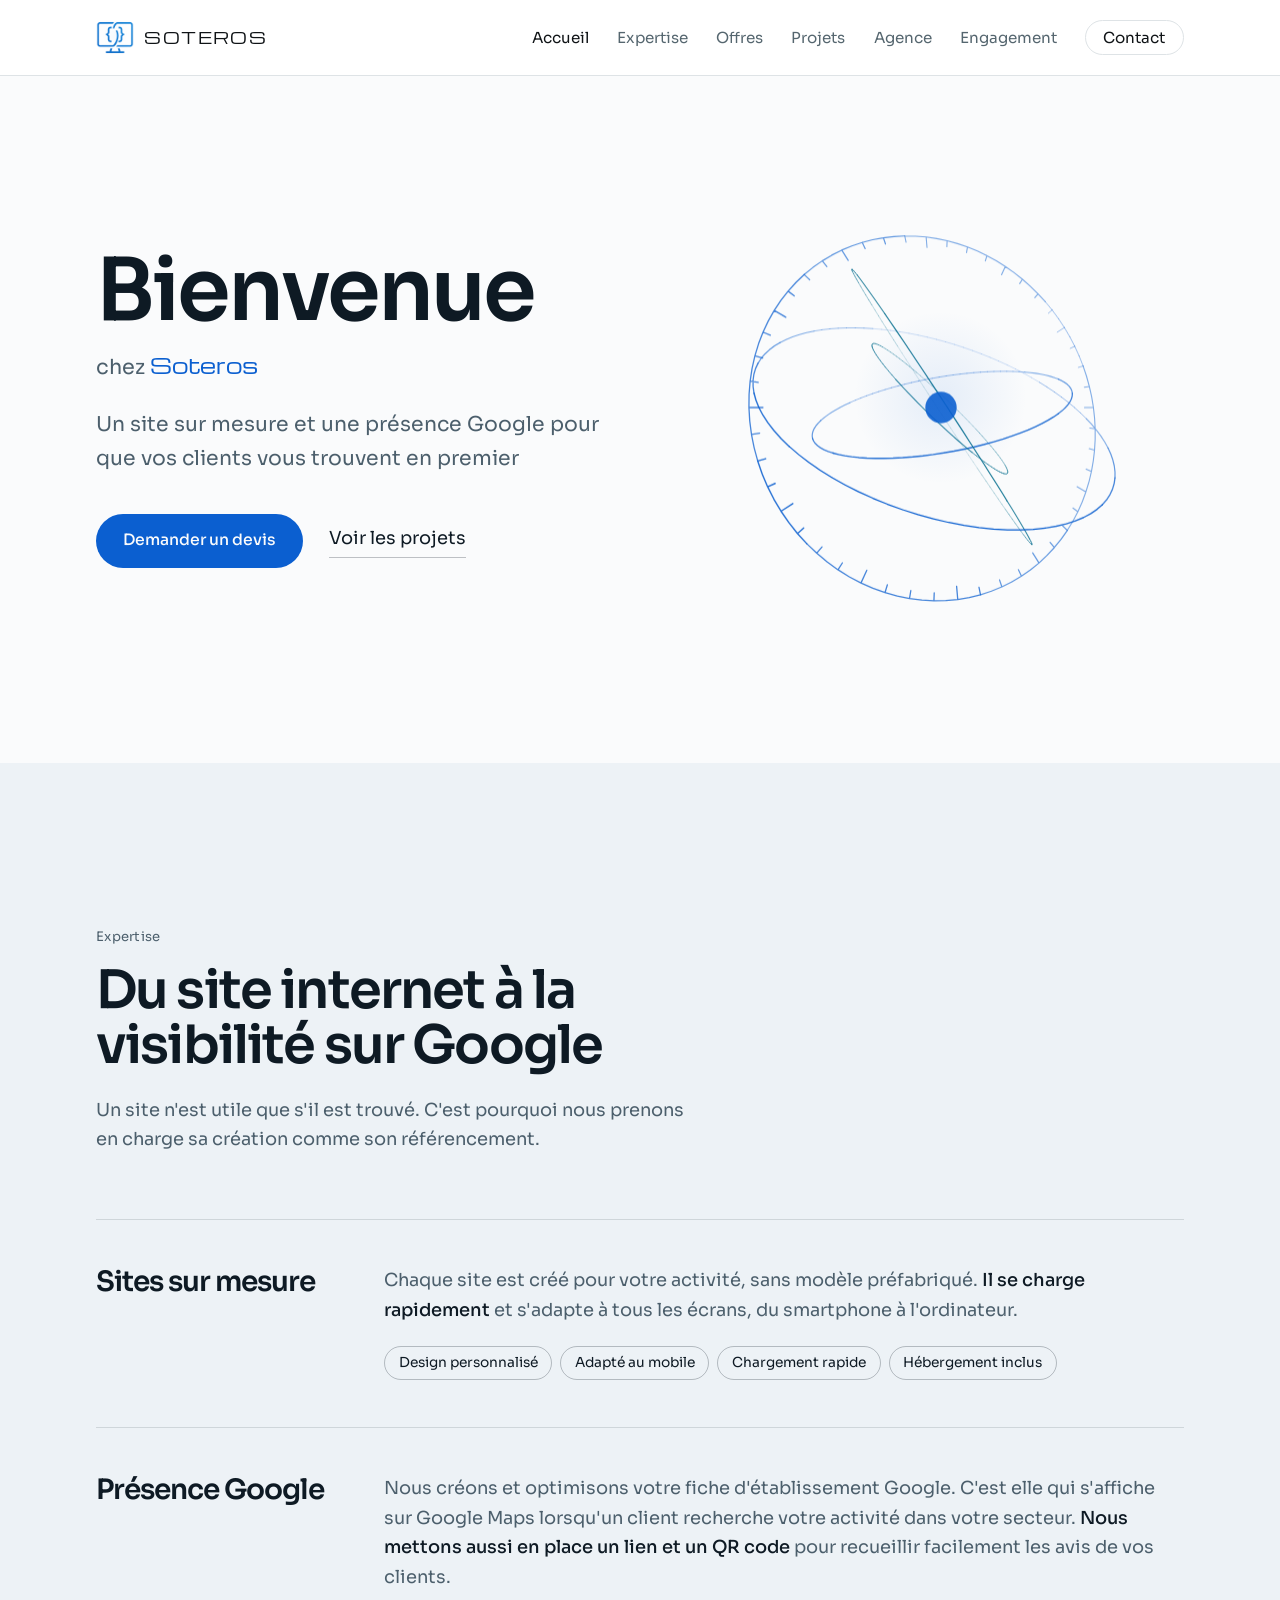
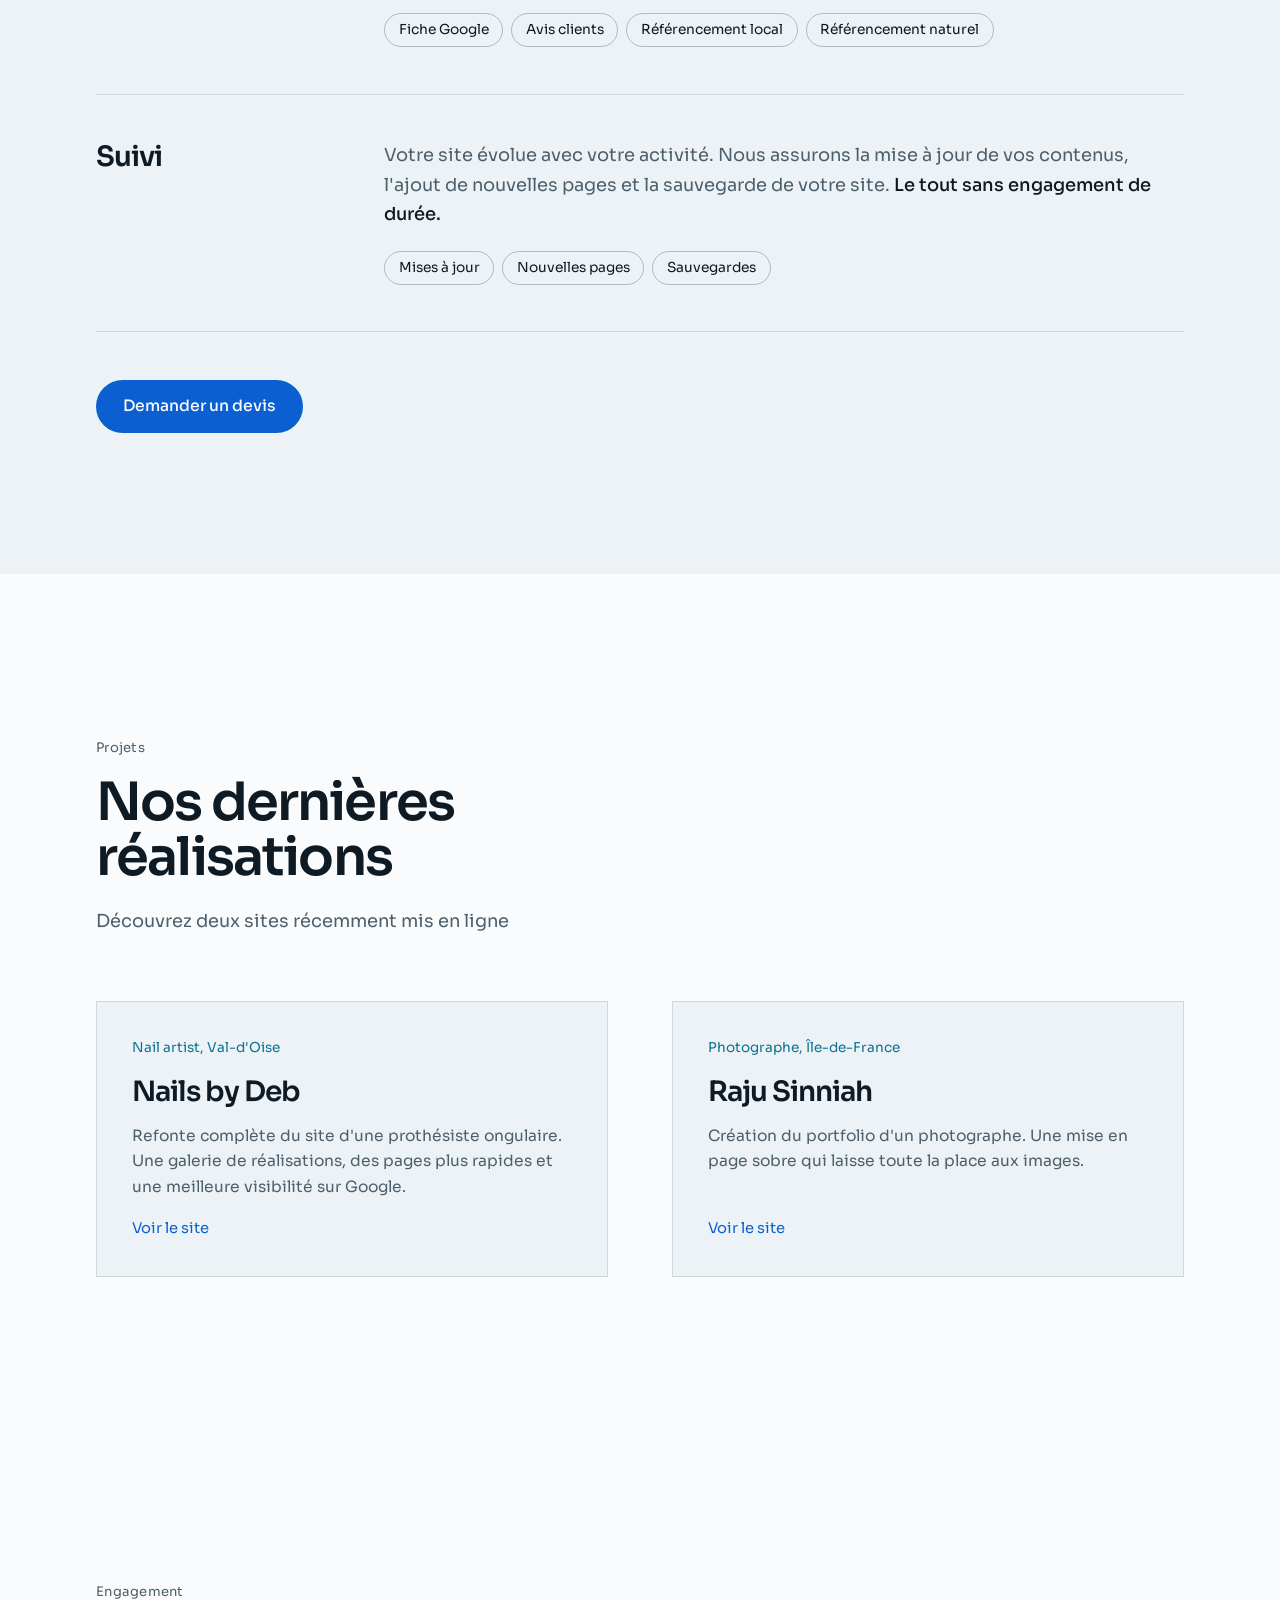
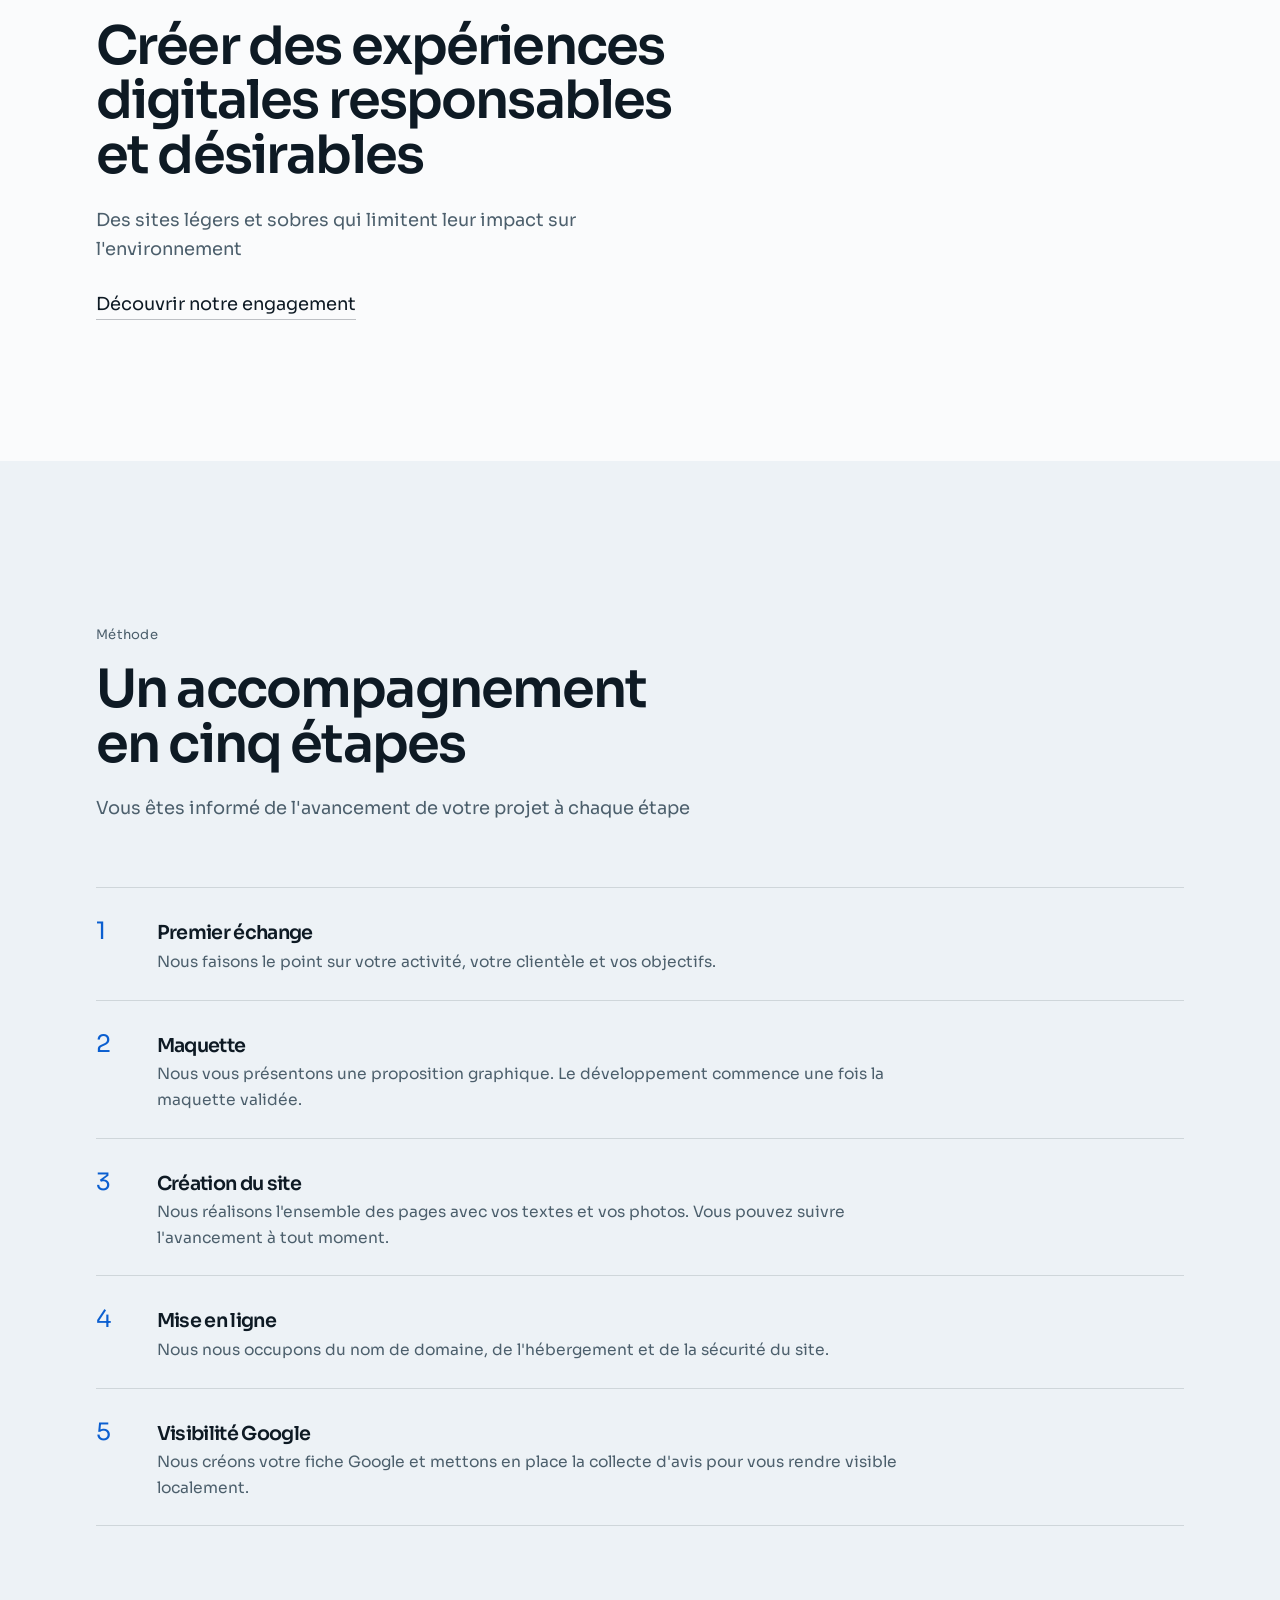
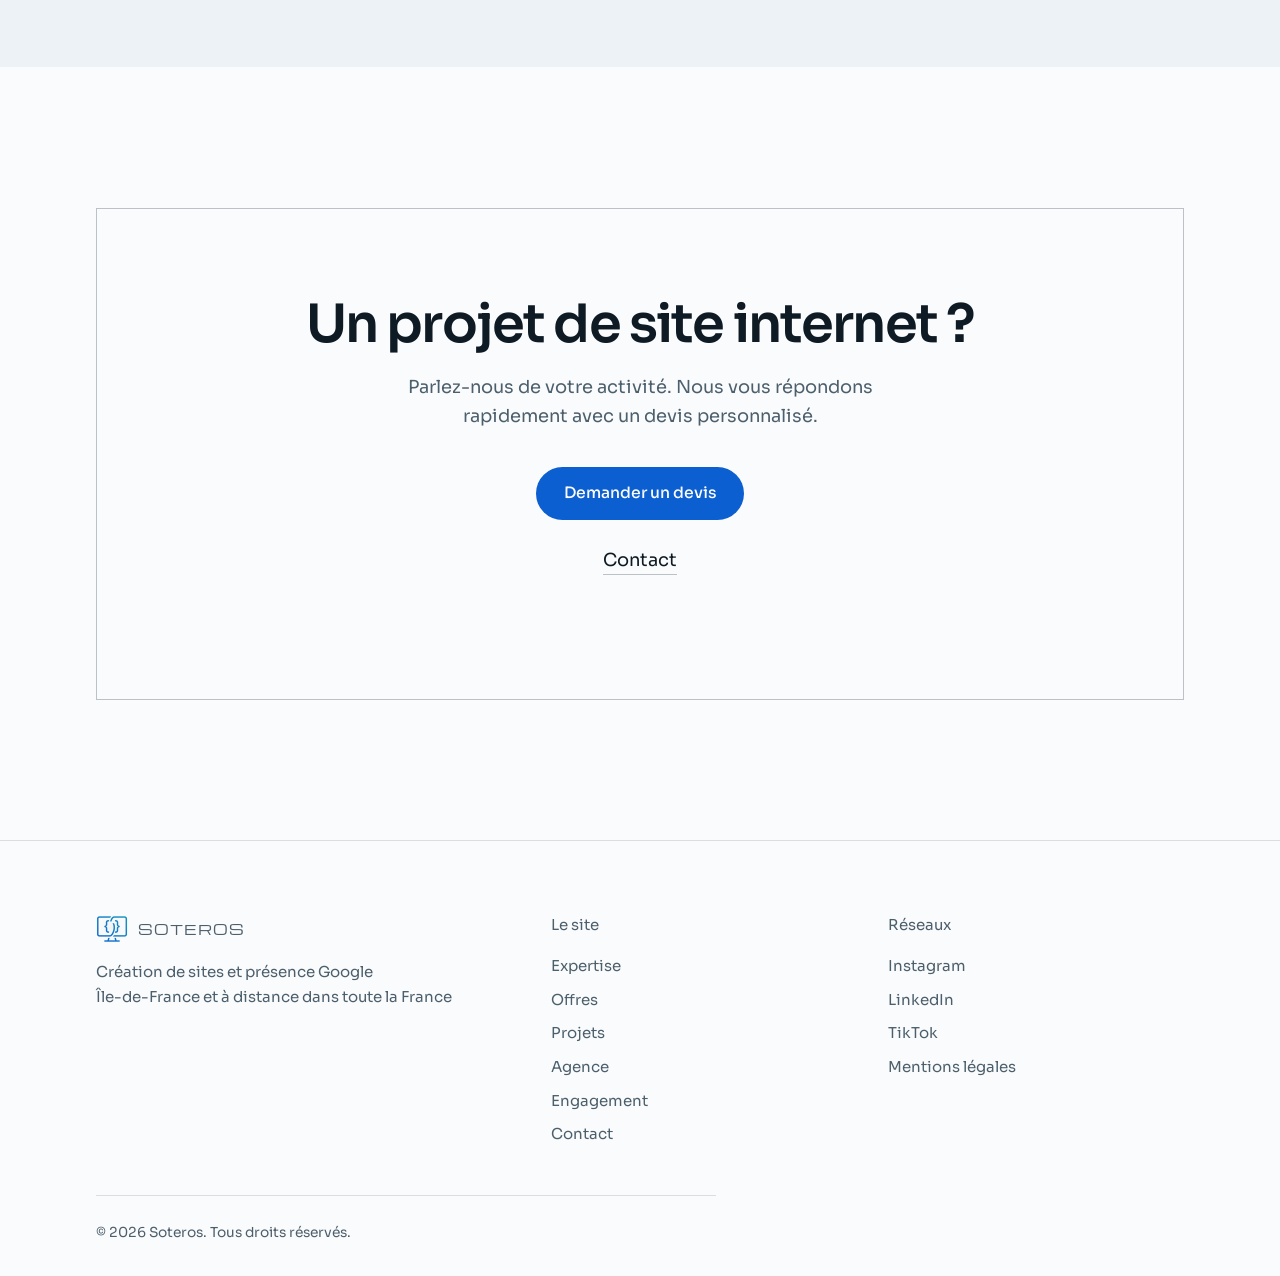
<file: index.html>
<!DOCTYPE html>
<html lang="fr">
<head>
<meta charset="UTF-8">
<meta name="viewport" content="width=device-width, initial-scale=1">
<title>Soteros — Création de sites et présence Google</title>
<meta name="description" content="Soteros construit votre site sur mesure et installe votre présence sur Google. Pour les indépendants et les petites structures en Île-de-France.">
<link rel="canonical" href="https://jrpsg92.github.io/Soteros/">

<meta property="og:type" content="website">
<meta property="og:title" content="Soteros — Création de sites et présence Google">
<meta property="og:description" content="Soteros construit votre site sur mesure et installe votre présence sur Google. Pour les indépendants et les petites structures en Île-de-France.">
<meta property="og:url" content="https://jrpsg92.github.io/Soteros/">
<meta property="og:locale" content="fr_FR">
<meta name="theme-color" content="#FAFBFC">

<link rel="icon" type="image/png" sizes="32x32" href="img/icone-32.png">
<link rel="icon" type="image/png" sizes="192x192" href="img/icone-192.png">
<link rel="apple-touch-icon" href="img/icone-192.png">

<link rel="preconnect" href="https://fonts.googleapis.com">
<link rel="preconnect" href="https://fonts.gstatic.com" crossorigin>
<link href="https://fonts.googleapis.com/css2?family=Sora:wght@400;600;700&family=Michroma&display=swap" rel="stylesheet">
<link rel="stylesheet" href="style.css">
</head>
<body>
<a class="saut-contenu" href="#contenu">Aller au contenu</a>

<header class="entete" data-entete>
  <div class="enveloppe entete__rangee">
    <a class="signature" href="index.html">
      <img src="img/marque-bleu-96.png" width="96" height="96" alt="" aria-hidden="true">
      <span>Soteros</span>
    </a>
    <button class="bascule" data-bascule aria-expanded="false" aria-controls="menu">
      <span class="bascule__traits" aria-hidden="true"></span>
      <span data-libelle>Menu</span>
    </button>
    <nav class="nav" id="menu" data-nav aria-label="Navigation principale">
      <ul>
        <li><a href="index.html" aria-current="page">Accueil</a></li>
        <li><a href="expertise.html">Expertise</a></li>
        <li><a href="offres.html">Offres</a></li>
        <li><a href="projets.html">Projets</a></li>
        <li><a href="agence.html">Agence</a></li>
        <li><a href="engagement.html">Engagement</a></li>
        <li><a href="contact.html">Contact</a></li>
      </ul>
    </nav>
  </div>
</header>

<main id="contenu">

  <section class="ouverture">
    <div class="enveloppe ouverture__grille">
      <div>
        <h1 class="bienvenue">
          <span class="leve"><span>Bienvenue</span></span>
          <span class="bienvenue__marque leve leve--2"><span>chez <span class="nom-marque">Soteros</span></span></span>
        </h1>
        <p class="ouverture__intro">
          Un site sur mesure et une présence Google pour que vos clients
          vous trouvent en premier
        </p>
        <div class="ouverture__actions">
          <a class="bouton" href="contact.html?objet=devis#formulaire">Demander un devis</a>
          <a class="lien" href="projets.html">Voir les projets</a>
        </div>
      </div>
      <div class="instrument" data-instrument aria-hidden="true"></div>
    </div>
  </section>

  <section class="section section--creuse">
    <div class="enveloppe">
      <div class="chapeau">
        <p class="repere">Expertise</p>
        <h2>Du site internet à la visibilité sur Google</h2>
        <p>Un site n'est utile que s'il est trouvé. C'est pourquoi nous
          prenons en charge sa création comme son référencement.</p>
      </div>

      <div class="offres">
        <div class="offre">
          <h3>Sites sur mesure</h3>
          <div class="offre__corps">
            <p>Chaque site est créé pour votre activité, sans modèle
              préfabriqué. <strong>Il se charge rapidement</strong> et s'adapte à tous les
              écrans, du smartphone à l'ordinateur.</p>
            <ul class="livre">
              <li>Design personnalisé</li>
              <li>Adapté au mobile</li>
              <li>Chargement rapide</li>
              <li>Hébergement inclus</li>
            </ul>
          </div>
        </div>

        <div class="offre">
          <h3>Présence Google</h3>
          <div class="offre__corps">
            <p>Nous créons et optimisons votre fiche d'établissement Google.
              C'est elle qui s'affiche sur Google Maps lorsqu'un client
              recherche votre activité dans votre secteur. <strong>Nous mettons
              aussi en place un lien et un QR code</strong> pour recueillir
              facilement les avis de vos clients.</p>
            <ul class="livre">
              <li>Fiche Google</li>
              <li>Avis clients</li>
              <li>Référencement local</li>
              <li>Référencement naturel</li>
            </ul>
          </div>
        </div>

        <div class="offre">
          <h3>Suivi</h3>
          <div class="offre__corps">
            <p>Votre site évolue avec votre activité. Nous assurons la mise à
              jour de vos contenus, l'ajout de nouvelles pages et la sauvegarde
              de votre site. <strong>Le tout sans engagement de
              durée.</strong></p>
            <ul class="livre">
              <li>Mises à jour</li>
              <li>Nouvelles pages</li>
              <li>Sauvegardes</li>
            </ul>
          </div>
        </div>
      </div>
      <p style="margin-top:clamp(2rem,5vw,3rem)"><a class="bouton" href="contact.html?objet=devis#formulaire">Demander un devis</a></p>
    </div>
  </section>

  <section class="section">
    <div class="enveloppe">
      <div class="chapeau">
        <p class="repere">Projets</p>
        <h2>Nos dernières réalisations</h2>
        <p>Découvrez deux sites récemment mis en ligne</p>
      </div>

      <div class="projets">
        <a class="projet" href="https://jrpsg92.github.io/NailsbyDeb/" rel="noopener">
          <p class="projet__meta">Nail artist, Val-d'Oise</p>
          <h3>Nails by Deb</h3>
          <p class="projet__corps">Refonte complète du site d'une prothésiste
            ongulaire. Une galerie de réalisations, des pages plus rapides et
            une meilleure visibilité sur Google.</p>
          <p class="projet__voir">Voir le site</p>
        </a>

        <a class="projet" href="https://jrpsg92.github.io/Rajouphoto.fr/" rel="noopener">
          <p class="projet__meta">Photographe, Île-de-France</p>
          <h3>Raju Sinniah</h3>
          <p class="projet__corps">Création du portfolio d'un photographe. Une
            mise en page sobre qui laisse toute la place aux images.</p>
          <p class="projet__voir">Voir le site</p>
        </a>
      </div>
    </div>
  </section>

  <section class="section">
    <div class="enveloppe">
      <div class="chapeau">
        <p class="repere">Engagement</p>
        <h2>Créer des expériences digitales responsables et désirables</h2>
        <p>Des sites légers et sobres qui limitent leur impact sur
          l'environnement</p>
        <p style="margin-top:1.6rem"><a class="lien" href="engagement.html">Découvrir notre engagement</a></p>
      </div>
    </div>
  </section>

  <section class="section section--creuse">
    <div class="enveloppe">
      <div class="chapeau">
        <p class="repere">Méthode</p>
        <h2>Un accompagnement en cinq étapes</h2>
        <p>Vous êtes informé de l'avancement de votre projet à chaque
          étape</p>
      </div>

      <ol class="deroule">
        <li>
          <div>
            <h3>Premier échange</h3>
            <p>Nous faisons le point sur votre activité, votre clientèle et
              vos objectifs.</p>
          </div>
        </li>
        <li>
          <div>
            <h3>Maquette</h3>
            <p>Nous vous présentons une proposition graphique. Le
              développement commence une fois la maquette validée.</p>
          </div>
        </li>
        <li>
          <div>
            <h3>Création du site</h3>
            <p>Nous réalisons l'ensemble des pages avec vos textes et vos
              photos. Vous pouvez suivre l'avancement à tout moment.</p>
          </div>
        </li>
        <li>
          <div>
            <h3>Mise en ligne</h3>
            <p>Nous nous occupons du nom de domaine, de l'hébergement et de la
              sécurité du site.</p>
          </div>
        </li>
        <li>
          <div>
            <h3>Visibilité Google</h3>
            <p>Nous créons votre fiche Google et mettons en place la collecte
              d'avis pour vous rendre visible localement.</p>
          </div>
        </li>
      </ol>
    </div>
  </section>

  <section class="section">
    <div class="enveloppe">
      <div class="appel">
        <h2>Un projet de site internet&nbsp;?</h2>
        <p>Parlez-nous de votre activité. Nous vous répondons rapidement avec
          un devis personnalisé.</p>
        <a class="bouton" href="contact.html?objet=devis#formulaire">Demander un devis</a>
        <p style="margin-top:1.6rem"><a class="lien" href="contact.html">Contact</a></p>
      </div>
    </div>
  </section>

</main>

<footer class="pied">
  <div class="enveloppe">
    <div class="pied__rangee">
      <div>
        <p class="pied__nom">
          <img src="img/marque-64.png" width="64" height="64" alt="Logo Soteros">
          <span>Soteros</span>
        </p>
        <p>Création de sites et présence Google<br>
           Île-de-France et à distance dans toute la France</p>
      </div>
      <div>
        <p class="pied__intitule">Le site</p>
        <ul>
        <li><a href="expertise.html">Expertise</a></li>
        <li><a href="offres.html">Offres</a></li>
        <li><a href="projets.html">Projets</a></li>
        <li><a href="agence.html">Agence</a></li>
        <li><a href="engagement.html">Engagement</a></li>
        <li><a href="contact.html">Contact</a></li>
        </ul>
      </div>
      <div>
        <p class="pied__intitule">Réseaux</p>
        <ul>
          <li><a href="#" data-reseau>Instagram</a></li>
          <li><a href="#" data-reseau>LinkedIn</a></li>
          <li><a href="#" data-reseau>TikTok</a></li>
          <li><a href="mentions-legales.html">Mentions légales</a></li>
        </ul>
      </div>
    </div>
    <p class="pied__mention">© 2026 Soteros. Tous droits réservés.</p>
  </div>
</footer>

<script src="script.js" defer></script>
</body>
</html>
</file>
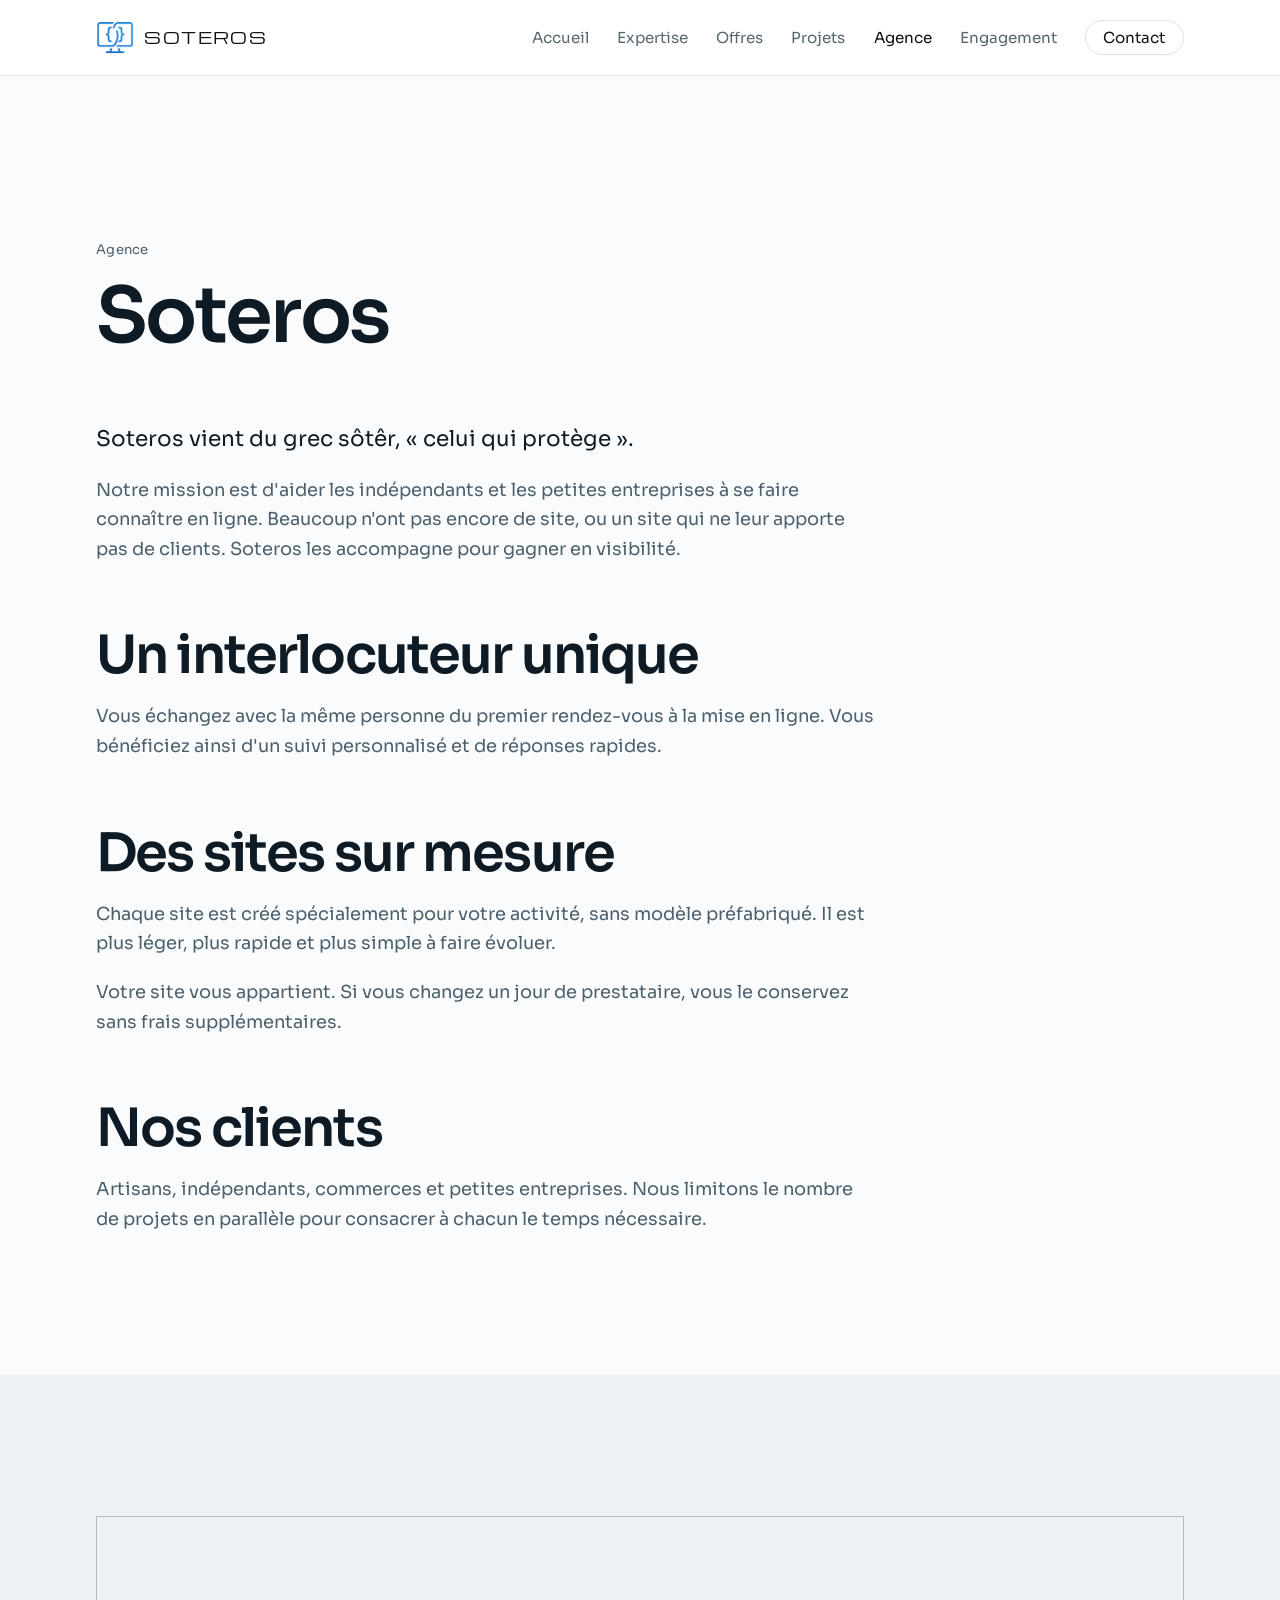
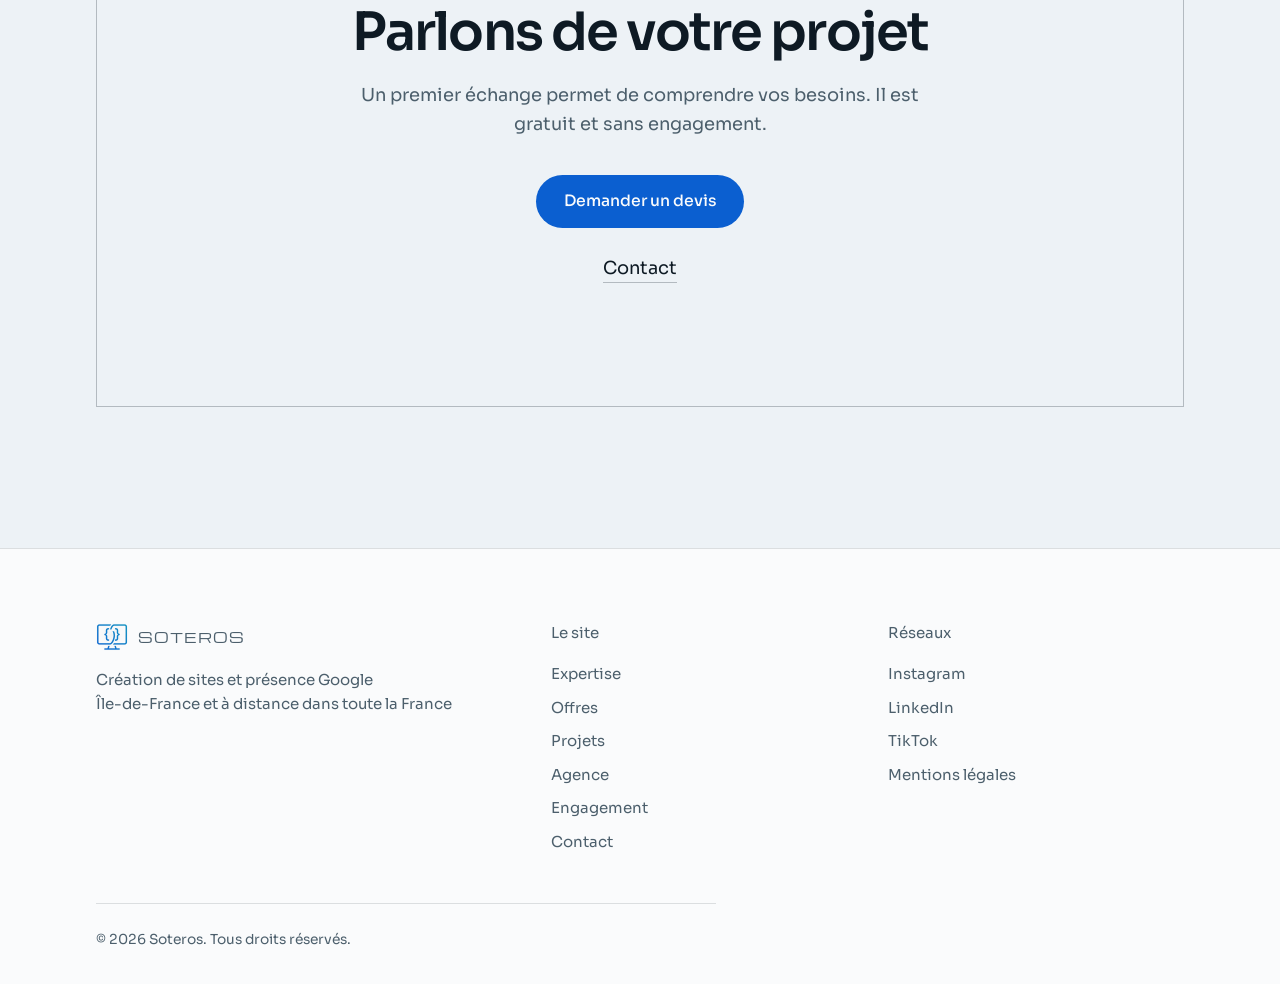
<file: agence.html>
<!DOCTYPE html>
<html lang="fr">
<head>
<meta charset="UTF-8">
<meta name="viewport" content="width=device-width, initial-scale=1">
<title>L'agence — Soteros</title>
<meta name="description" content="Un interlocuteur unique et des sites développés à la main pour les indépendants et les petites entreprises.">
<link rel="canonical" href="https://jrpsg92.github.io/Soteros/agence.html">

<meta property="og:type" content="website">
<meta property="og:title" content="L'agence — Soteros">
<meta property="og:description" content="Un interlocuteur unique et des sites développés à la main pour les indépendants et les petites entreprises.">
<meta property="og:url" content="https://jrpsg92.github.io/Soteros/agence.html">
<meta property="og:locale" content="fr_FR">
<meta name="theme-color" content="#FAFBFC">

<link rel="icon" type="image/png" sizes="32x32" href="img/icone-32.png">
<link rel="icon" type="image/png" sizes="192x192" href="img/icone-192.png">
<link rel="apple-touch-icon" href="img/icone-192.png">

<link rel="preconnect" href="https://fonts.googleapis.com">
<link rel="preconnect" href="https://fonts.gstatic.com" crossorigin>
<link href="https://fonts.googleapis.com/css2?family=Sora:wght@400;600;700&family=Michroma&display=swap" rel="stylesheet">
<link rel="stylesheet" href="style.css">
</head>
<body>
<a class="saut-contenu" href="#contenu">Aller au contenu</a>

<header class="entete" data-entete>
  <div class="enveloppe entete__rangee">
    <a class="signature" href="index.html">
      <img src="img/marque-bleu-96.png" width="96" height="96" alt="" aria-hidden="true">
      <span>Soteros</span>
    </a>
    <button class="bascule" data-bascule aria-expanded="false" aria-controls="menu">
      <span class="bascule__traits" aria-hidden="true"></span>
      <span data-libelle>Menu</span>
    </button>
    <nav class="nav" id="menu" data-nav aria-label="Navigation principale">
      <ul>
        <li><a href="index.html">Accueil</a></li>
        <li><a href="expertise.html">Expertise</a></li>
        <li><a href="offres.html">Offres</a></li>
        <li><a href="projets.html">Projets</a></li>
        <li><a href="agence.html" aria-current="page">Agence</a></li>
        <li><a href="engagement.html">Engagement</a></li>
        <li><a href="contact.html">Contact</a></li>
      </ul>
    </nav>
  </div>
</header>

<main id="contenu">

  <section class="section">
    <div class="enveloppe">
      <div class="chapeau">
        <p class="repere">Agence</p>
        <h1 class="leve"><span>Soteros</span></h1>
      </div>

      <div class="prose" style="margin-top:clamp(2.5rem,6vw,4rem)">
        <p class="fort">Soteros vient du grec sôtêr, « celui qui
          protège ».</p>
        <p>Notre mission est d'aider les indépendants et les petites
          entreprises à se faire connaître en ligne. Beaucoup n'ont pas encore
          de site, ou un site qui ne leur apporte pas de clients. Soteros les
          accompagne pour gagner en visibilité.</p>

        <h2>Un interlocuteur unique</h2>
        <p>Vous échangez avec la même personne du premier rendez-vous à la
          mise en ligne. Vous bénéficiez ainsi d'un suivi personnalisé et de
          réponses rapides.</p>

        <h2>Des sites sur mesure</h2>
        <p>Chaque site est créé spécialement pour votre activité, sans modèle
          préfabriqué. Il est plus léger, plus rapide et plus simple à faire
          évoluer.</p>
        <p>Votre site vous appartient. Si vous changez un jour de prestataire,
          vous le conservez sans frais supplémentaires.</p>

        <h2>Nos clients</h2>
        <p>Artisans, indépendants, commerces et petites entreprises. Nous
          limitons le nombre de projets en parallèle pour consacrer à chacun
          le temps nécessaire.</p>
      </div>
    </div>
  </section>

  <section class="section section--creuse">
    <div class="enveloppe">
      <div class="appel">
        <h2>Parlons de votre projet</h2>
        <p>Un premier échange permet de comprendre vos besoins. Il est
          gratuit et sans engagement.</p>
        <a class="bouton" href="contact.html?objet=devis#formulaire">Demander un devis</a>
        <p style="margin-top:1.6rem"><a class="lien" href="contact.html">Contact</a></p>
      </div>
    </div>
  </section>

</main>

<footer class="pied">
  <div class="enveloppe">
    <div class="pied__rangee">
      <div>
        <p class="pied__nom">
          <img src="img/marque-64.png" width="64" height="64" alt="Logo Soteros">
          <span>Soteros</span>
        </p>
        <p>Création de sites et présence Google<br>
           Île-de-France et à distance dans toute la France</p>
      </div>
      <div>
        <p class="pied__intitule">Le site</p>
        <ul>
        <li><a href="expertise.html">Expertise</a></li>
        <li><a href="offres.html">Offres</a></li>
        <li><a href="projets.html">Projets</a></li>
        <li><a href="agence.html">Agence</a></li>
        <li><a href="engagement.html">Engagement</a></li>
        <li><a href="contact.html">Contact</a></li>
        </ul>
      </div>
      <div>
        <p class="pied__intitule">Réseaux</p>
        <ul>
          <li><a href="#" data-reseau>Instagram</a></li>
          <li><a href="#" data-reseau>LinkedIn</a></li>
          <li><a href="#" data-reseau>TikTok</a></li>
          <li><a href="mentions-legales.html">Mentions légales</a></li>
        </ul>
      </div>
    </div>
    <p class="pied__mention">© 2026 Soteros. Tous droits réservés.</p>
  </div>
</footer>

<script src="script.js" defer></script>
</body>
</html>
</file>
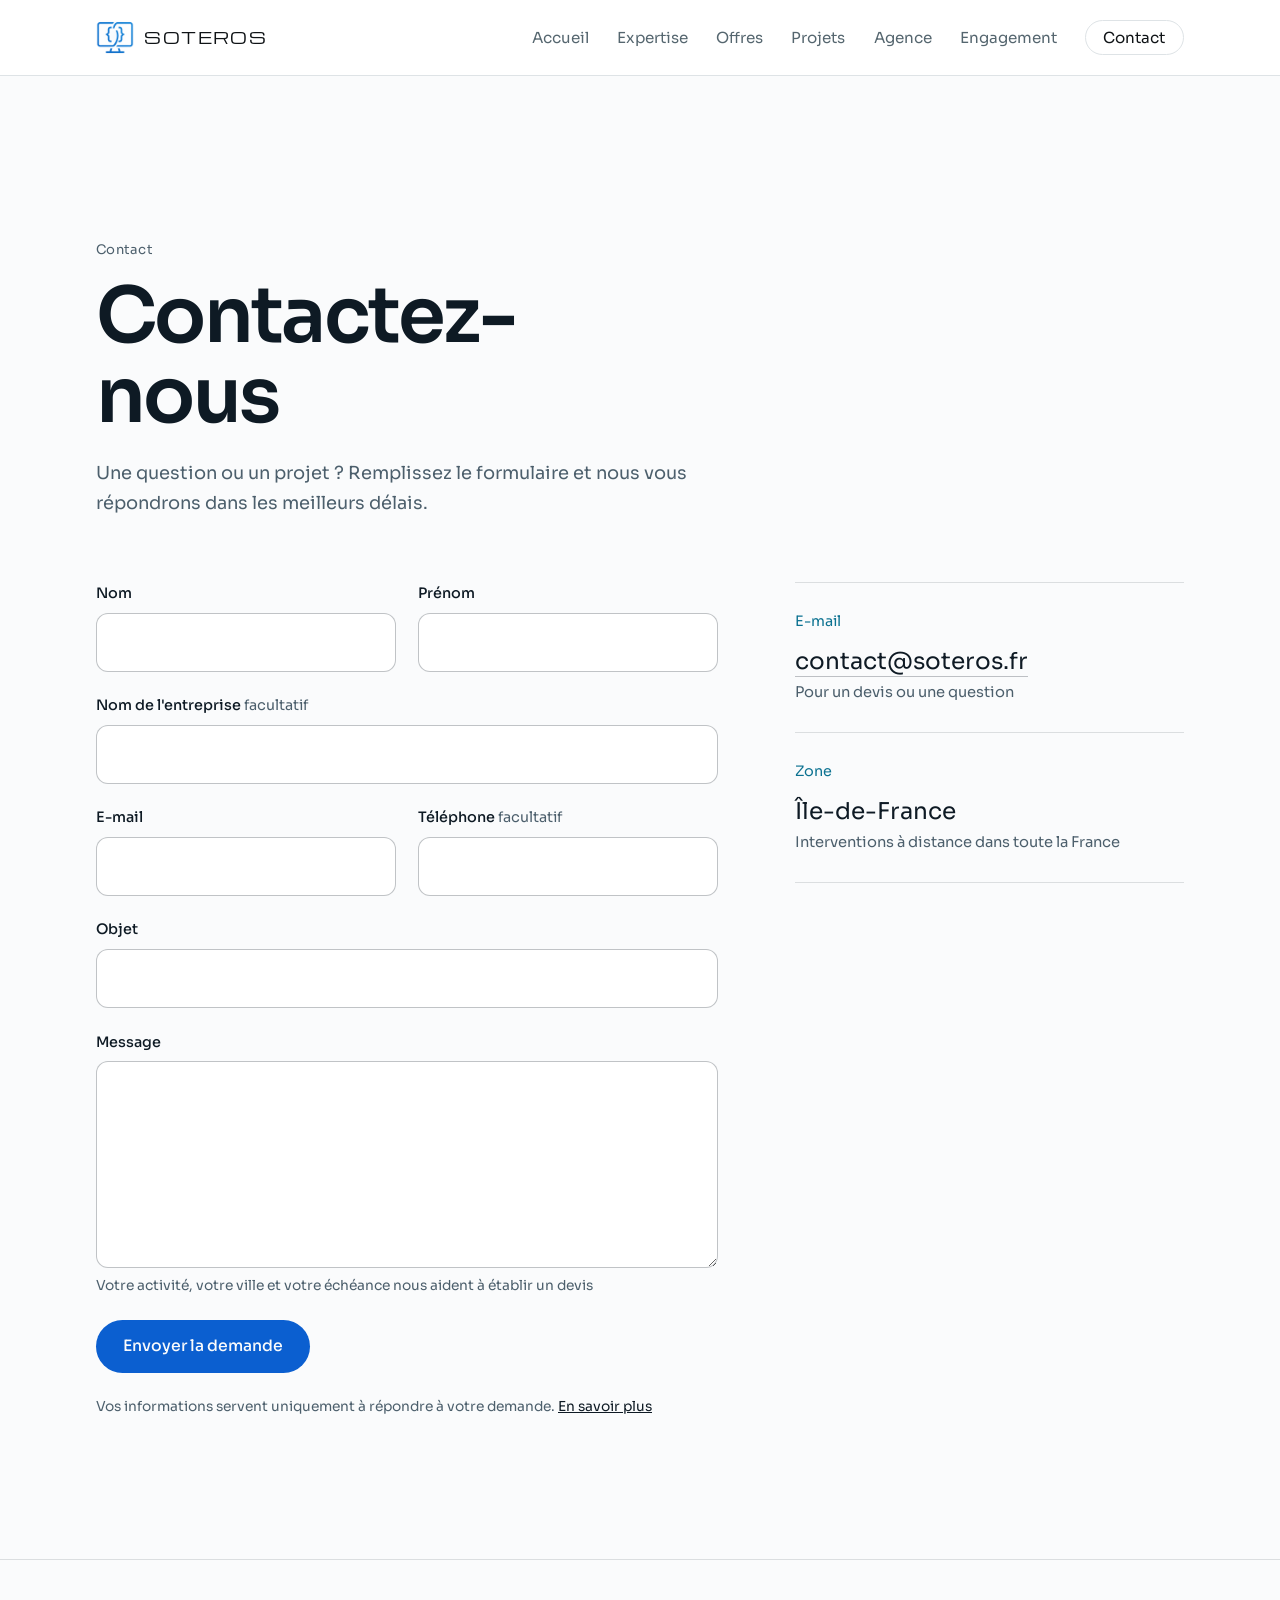
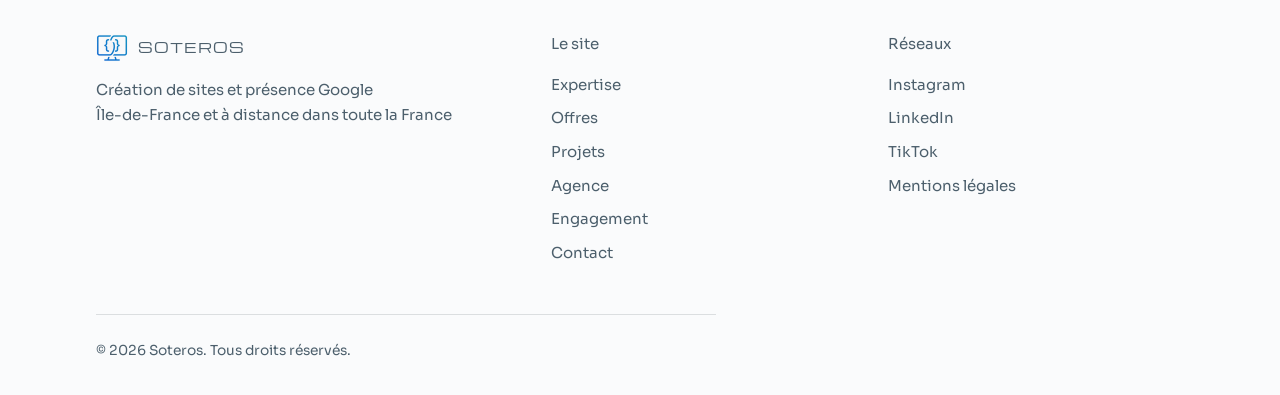
<file: contact.html>
<!DOCTYPE html>
<html lang="fr">
<head>
<meta charset="UTF-8">
<meta name="viewport" content="width=device-width, initial-scale=1">
<title>Contact — Soteros</title>
<meta name="description" content="Parlez-nous de votre projet de site internet ou de votre visibilité sur Google.">
<link rel="canonical" href="https://jrpsg92.github.io/Soteros/contact.html">

<meta property="og:type" content="website">
<meta property="og:title" content="Contact — Soteros">
<meta property="og:description" content="Parlez-nous de votre projet de site internet ou de votre visibilité sur Google.">
<meta property="og:url" content="https://jrpsg92.github.io/Soteros/contact.html">
<meta property="og:locale" content="fr_FR">
<meta name="theme-color" content="#FAFBFC">

<link rel="icon" type="image/png" sizes="32x32" href="img/icone-32.png">
<link rel="icon" type="image/png" sizes="192x192" href="img/icone-192.png">
<link rel="apple-touch-icon" href="img/icone-192.png">

<link rel="preconnect" href="https://fonts.googleapis.com">
<link rel="preconnect" href="https://fonts.gstatic.com" crossorigin>
<link href="https://fonts.googleapis.com/css2?family=Sora:wght@400;600;700&family=Michroma&display=swap" rel="stylesheet">
<link rel="stylesheet" href="style.css">
</head>
<body>
<a class="saut-contenu" href="#contenu">Aller au contenu</a>

<header class="entete" data-entete>
  <div class="enveloppe entete__rangee">
    <a class="signature" href="index.html">
      <img src="img/marque-bleu-96.png" width="96" height="96" alt="" aria-hidden="true">
      <span>Soteros</span>
    </a>
    <button class="bascule" data-bascule aria-expanded="false" aria-controls="menu">
      <span class="bascule__traits" aria-hidden="true"></span>
      <span data-libelle>Menu</span>
    </button>
    <nav class="nav" id="menu" data-nav aria-label="Navigation principale">
      <ul>
        <li><a href="index.html">Accueil</a></li>
        <li><a href="expertise.html">Expertise</a></li>
        <li><a href="offres.html">Offres</a></li>
        <li><a href="projets.html">Projets</a></li>
        <li><a href="agence.html">Agence</a></li>
        <li><a href="engagement.html">Engagement</a></li>
        <li><a href="contact.html" aria-current="page">Contact</a></li>
      </ul>
    </nav>
  </div>
</header>

<main id="contenu">

  <section class="section">
    <div class="enveloppe">
      <div class="chapeau">
        <p class="repere">Contact</p>
        <h1 class="leve"><span>Contactez-nous</span></h1>
        <p>Une question ou un projet&nbsp;? Remplissez le formulaire et nous
          vous répondrons dans les meilleurs délais.</p>
      </div>

      <div class="contact" id="formulaire">
      <div>
      <!-- Envoi par FormSubmit vers contact@soteros.fr. La toute première
           demande déclenche un e-mail d'activation à valider une fois. -->
      <form class="formulaire" action="https://formsubmit.co/contact@soteros.fr" method="POST" data-formulaire>
        <input type="hidden" name="_subject" value="Nouvelle demande depuis le site Soteros">
        <input type="hidden" name="_template" value="table">
        <input type="hidden" name="_captcha" value="false">
        <input type="hidden" name="_next" value="https://jrpsg92.github.io/Soteros/contact.html?envoye=1#formulaire">
        <input type="text" name="_honey" class="formulaire__piege" tabindex="-1" autocomplete="off" aria-hidden="true">

        <div class="formulaire__rangee">
          <div class="champ">
            <label for="nom">Nom</label>
            <input id="nom" name="Nom" type="text" autocomplete="family-name" required>
          </div>
          <div class="champ">
            <label for="prenom">Prénom</label>
            <input id="prenom" name="Prénom" type="text" autocomplete="given-name" required>
          </div>
        </div>
        <div class="champ">
          <label for="entreprise">Nom de l'entreprise <span class="champ__option">facultatif</span></label>
          <input id="entreprise" name="Entreprise" type="text" autocomplete="organization">
        </div>
        <div class="formulaire__rangee">
          <div class="champ">
            <label for="email">E-mail</label>
            <input id="email" name="email" type="email" autocomplete="email" required>
          </div>
          <div class="champ">
            <label for="telephone">Téléphone <span class="champ__option">facultatif</span></label>
            <input id="telephone" name="Téléphone" type="tel" autocomplete="tel">
          </div>
        </div>
        <div class="champ">
          <label for="objet">Objet</label>
          <input id="objet" name="Objet" type="text" required>
        </div>
        <div class="champ">
          <label for="message">Message</label>
          <textarea id="message" name="Message" rows="6" required aria-describedby="message-aide"></textarea>
          <p class="champ__aide" id="message-aide">Votre activité, votre ville et votre échéance nous aident à établir un devis</p>
        </div>
        <button class="bouton" type="submit">Envoyer la demande</button>
        <p class="formulaire__mention">Vos informations servent uniquement à
          répondre à votre demande. <a href="mentions-legales.html">En savoir plus</a></p>
      </form>

      <div class="formulaire__merci" data-merci role="status" hidden>
        <h2>Merci pour votre message</h2>
        <p>Votre demande a bien été envoyée. Nous vous répondrons dans les
          meilleurs délais.</p>
      </div>
      </div>

      <div class="voies">
        <div class="voie">
          <p class="voie__nom">E-mail</p>
          <div>
            <p class="voie__valeur"><a href="mailto:contact@soteros.fr">contact@soteros.fr</a></p>
            <p class="voie__note">Pour un devis ou une question</p>
          </div>
        </div>
        <div class="voie">
          <p class="voie__nom">Zone</p>
          <div>
            <p class="voie__valeur">Île-de-France</p>
            <p class="voie__note">Interventions à distance dans toute la France</p>
          </div>
        </div>
      </div>
      </div>
    </div>
  </section>

</main>

<footer class="pied">
  <div class="enveloppe">
    <div class="pied__rangee">
      <div>
        <p class="pied__nom">
          <img src="img/marque-64.png" width="64" height="64" alt="Logo Soteros">
          <span>Soteros</span>
        </p>
        <p>Création de sites et présence Google<br>
           Île-de-France et à distance dans toute la France</p>
      </div>
      <div>
        <p class="pied__intitule">Le site</p>
        <ul>
        <li><a href="expertise.html">Expertise</a></li>
        <li><a href="offres.html">Offres</a></li>
        <li><a href="projets.html">Projets</a></li>
        <li><a href="agence.html">Agence</a></li>
        <li><a href="engagement.html">Engagement</a></li>
        <li><a href="contact.html">Contact</a></li>
        </ul>
      </div>
      <div>
        <p class="pied__intitule">Réseaux</p>
        <ul>
          <li><a href="#" data-reseau>Instagram</a></li>
          <li><a href="#" data-reseau>LinkedIn</a></li>
          <li><a href="#" data-reseau>TikTok</a></li>
          <li><a href="mentions-legales.html">Mentions légales</a></li>
        </ul>
      </div>
    </div>
    <p class="pied__mention">© 2026 Soteros. Tous droits réservés.</p>
  </div>
</footer>

<script src="script.js" defer></script>
</body>
</html>
</file>
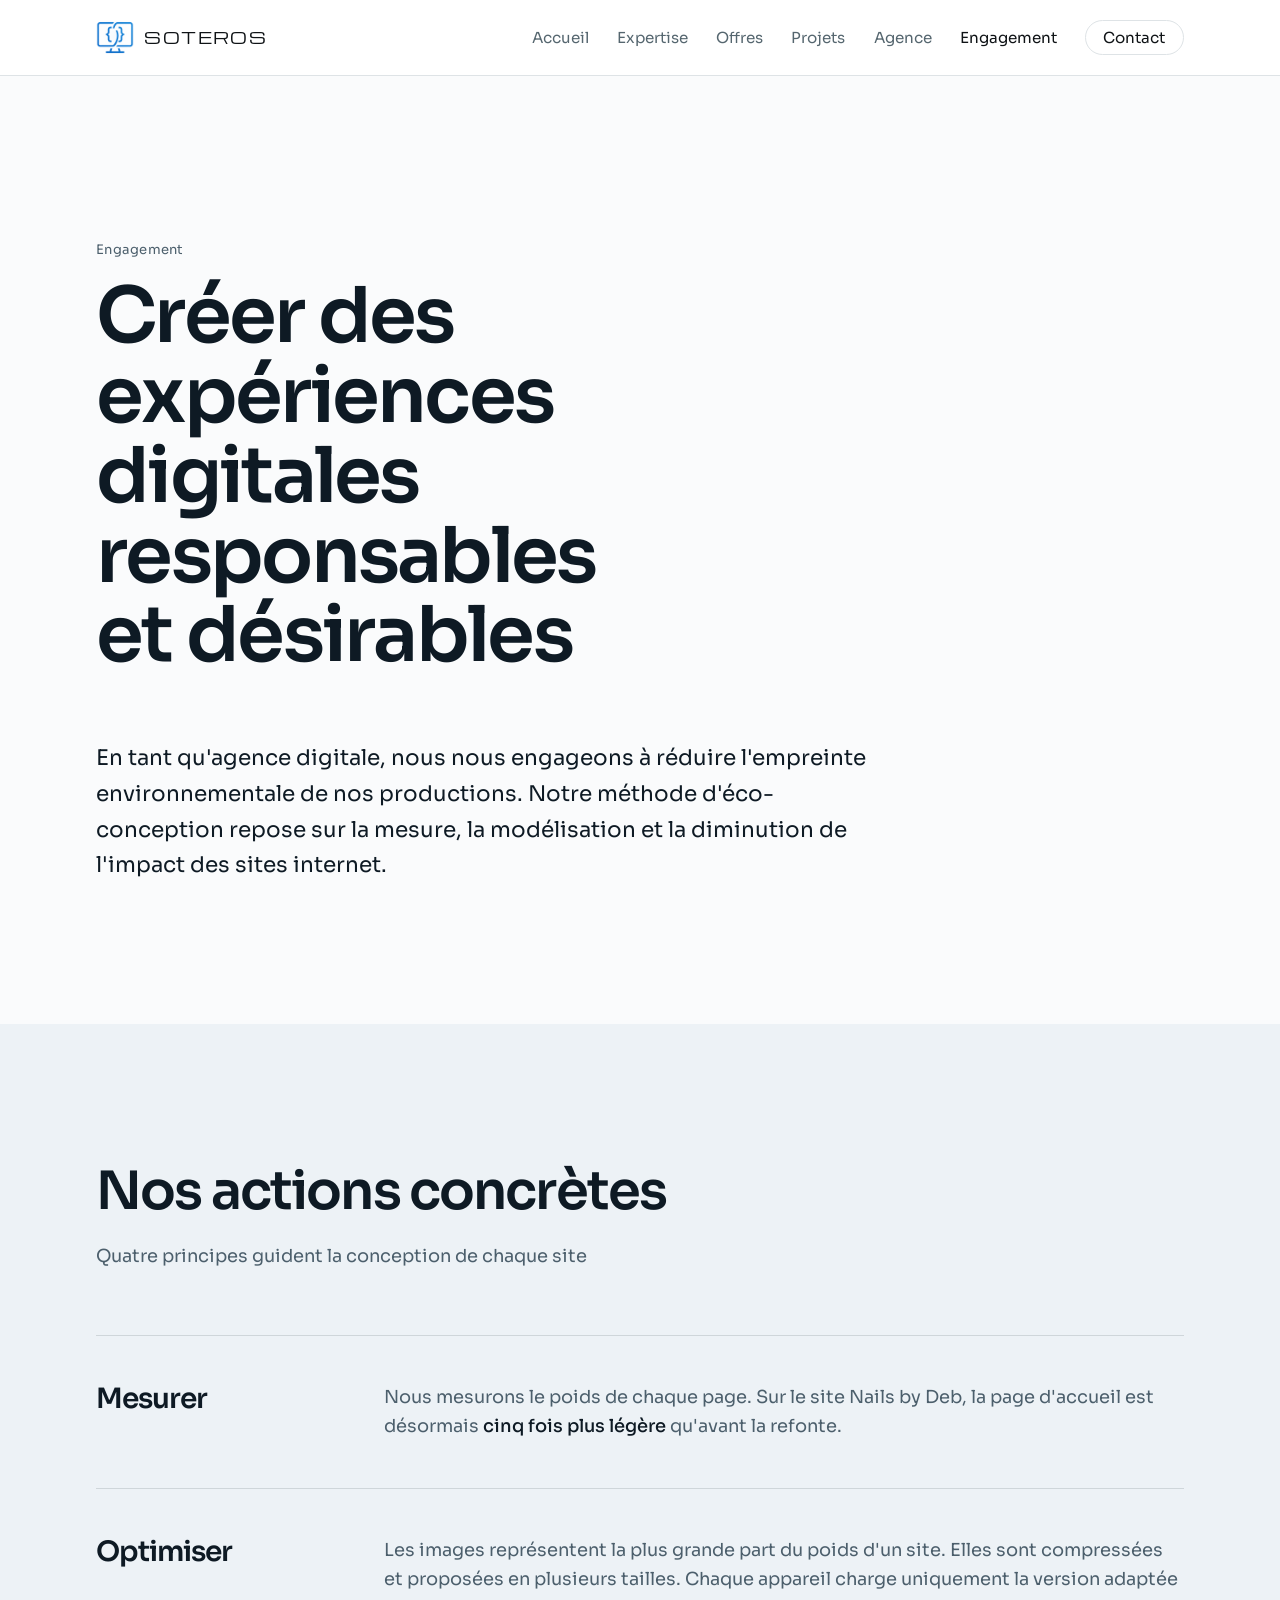
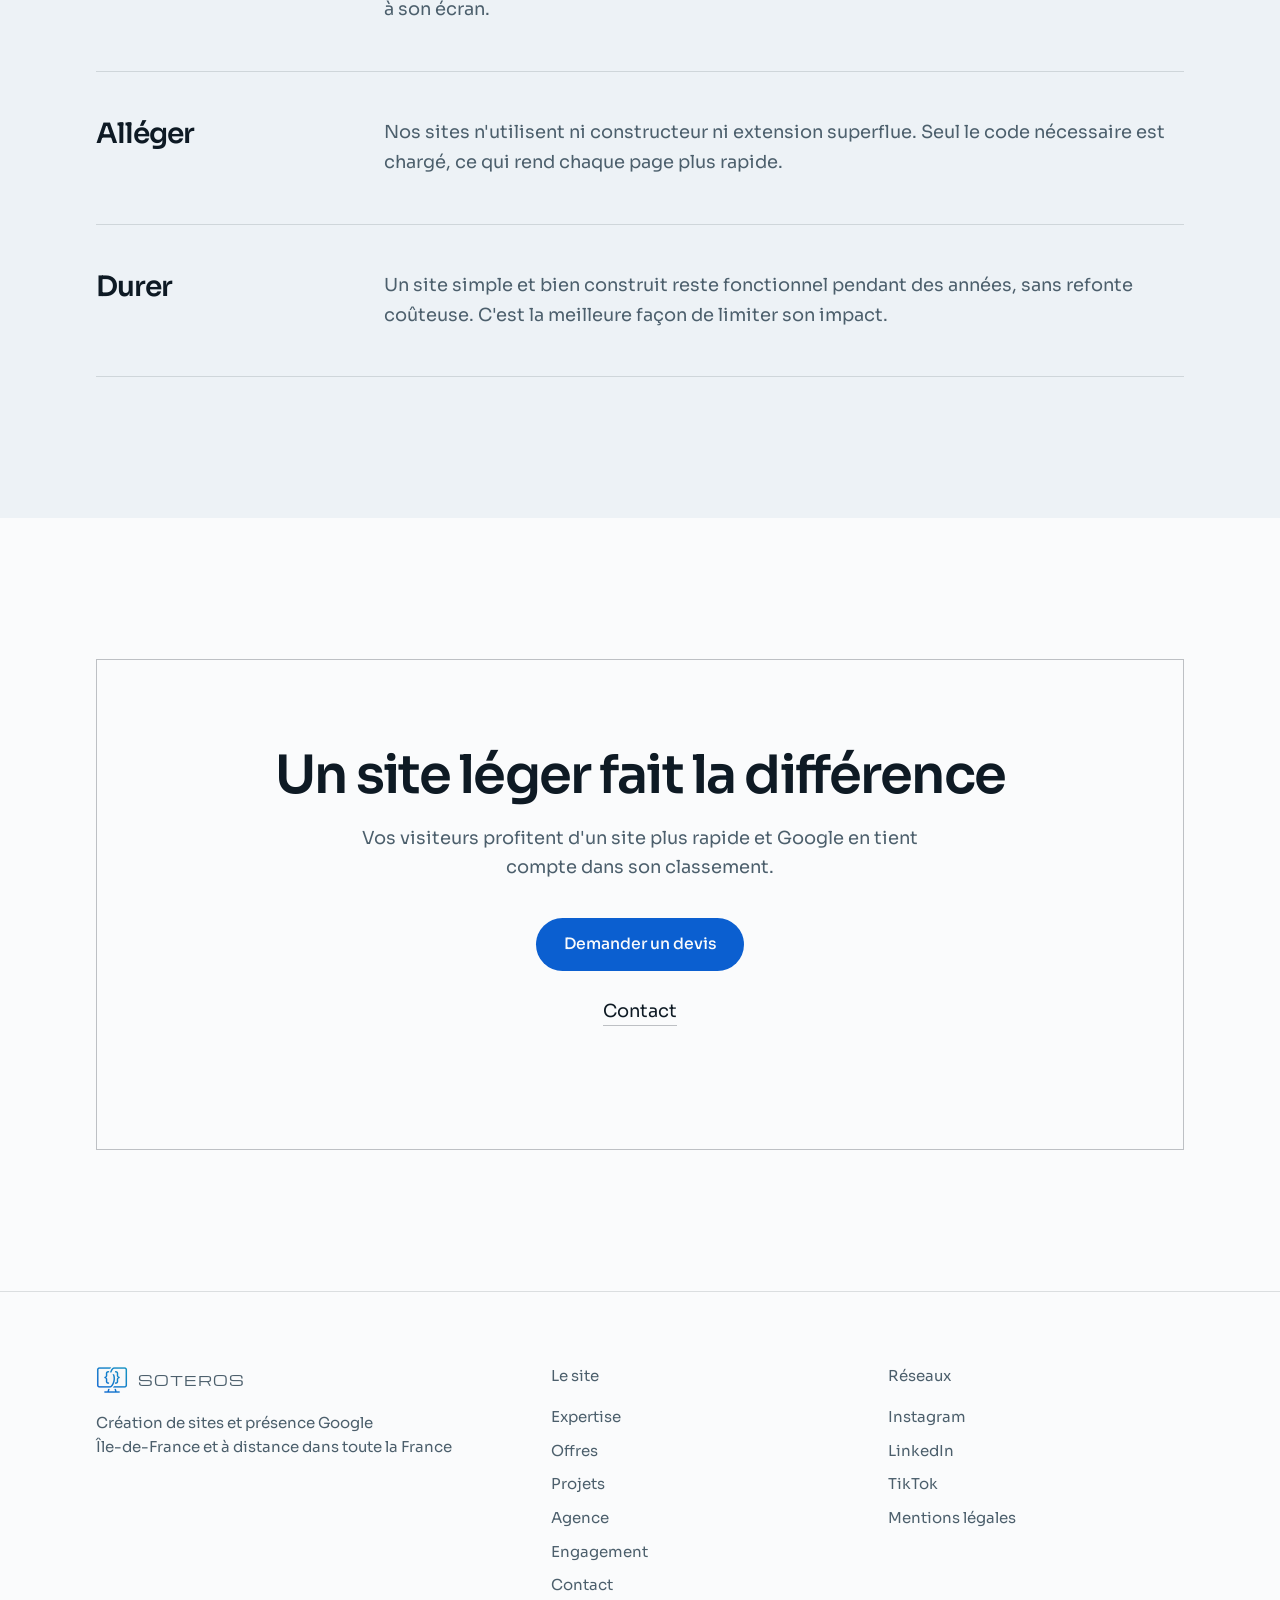
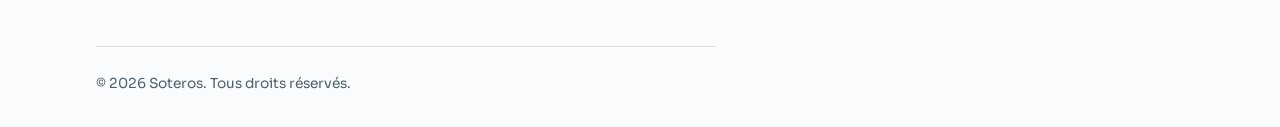
<file: engagement.html>
<!DOCTYPE html>
<html lang="fr">
<head>
<meta charset="UTF-8">
<meta name="viewport" content="width=device-width, initial-scale=1">
<title>Engagement — Soteros</title>
<meta name="description" content="Éco-conception des sites internet. Mesurer, modéliser et diminuer l'impact environnemental de nos productions.">
<link rel="canonical" href="https://jrpsg92.github.io/Soteros/engagement.html">

<meta property="og:type" content="website">
<meta property="og:title" content="Engagement — Soteros">
<meta property="og:description" content="Éco-conception des sites internet. Mesurer, modéliser et diminuer l'impact environnemental de nos productions.">
<meta property="og:url" content="https://jrpsg92.github.io/Soteros/engagement.html">
<meta property="og:locale" content="fr_FR">
<meta name="theme-color" content="#FAFBFC">

<link rel="icon" type="image/png" sizes="32x32" href="img/icone-32.png">
<link rel="icon" type="image/png" sizes="192x192" href="img/icone-192.png">
<link rel="apple-touch-icon" href="img/icone-192.png">

<link rel="preconnect" href="https://fonts.googleapis.com">
<link rel="preconnect" href="https://fonts.gstatic.com" crossorigin>
<link href="https://fonts.googleapis.com/css2?family=Sora:wght@400;600;700&family=Michroma&display=swap" rel="stylesheet">
<link rel="stylesheet" href="style.css">
</head>
<body>
<a class="saut-contenu" href="#contenu">Aller au contenu</a>

<header class="entete" data-entete>
  <div class="enveloppe entete__rangee">
    <a class="signature" href="index.html">
      <img src="img/marque-bleu-96.png" width="96" height="96" alt="" aria-hidden="true">
      <span>Soteros</span>
    </a>
    <button class="bascule" data-bascule aria-expanded="false" aria-controls="menu">
      <span class="bascule__traits" aria-hidden="true"></span>
      <span data-libelle>Menu</span>
    </button>
    <nav class="nav" id="menu" data-nav aria-label="Navigation principale">
      <ul>
        <li><a href="index.html">Accueil</a></li>
        <li><a href="expertise.html">Expertise</a></li>
        <li><a href="offres.html">Offres</a></li>
        <li><a href="projets.html">Projets</a></li>
        <li><a href="agence.html">Agence</a></li>
        <li><a href="engagement.html" aria-current="page">Engagement</a></li>
        <li><a href="contact.html">Contact</a></li>
      </ul>
    </nav>
  </div>
</header>

<main id="contenu">

  <section class="section">
    <div class="enveloppe">
      <div class="chapeau" style="max-width:58ch">
        <p class="repere">Engagement</p>
        <h1 class="leve"><span>Créer des expériences digitales responsables et désirables</span></h1>
      </div>

      <div class="prose" style="margin-top:clamp(2.5rem,6vw,4rem)">
        <p class="fort">En tant qu'agence digitale, nous nous engageons à
          réduire l'empreinte environnementale de nos productions. Notre
          méthode d'éco-conception repose sur la mesure, la modélisation et la
          diminution de l'impact des sites internet.</p>
      </div>
    </div>
  </section>

  <section class="section section--creuse">
    <div class="enveloppe">
      <div class="chapeau">
        <h2>Nos actions concrètes</h2>
        <p>Quatre principes guident la conception de chaque site</p>
      </div>

      <div class="offres">
        <div class="offre">
          <h3>Mesurer</h3>
          <div class="offre__corps">
            <p>Nous mesurons le poids de chaque page. Sur le site Nails by
              Deb, la page d'accueil est désormais <strong>cinq fois plus
              légère</strong> qu'avant la refonte.</p>
          </div>
        </div>

        <div class="offre">
          <h3>Optimiser</h3>
          <div class="offre__corps">
            <p>Les images représentent la plus grande part du poids d'un site.
              Elles sont compressées et proposées en plusieurs tailles. Chaque
              appareil charge uniquement la version adaptée à son
              écran.</p>
          </div>
        </div>

        <div class="offre">
          <h3>Alléger</h3>
          <div class="offre__corps">
            <p>Nos sites n'utilisent ni constructeur ni extension superflue.
              Seul le code nécessaire est chargé, ce qui rend chaque page plus
              rapide.</p>
          </div>
        </div>

        <div class="offre">
          <h3>Durer</h3>
          <div class="offre__corps">
            <p>Un site simple et bien construit reste fonctionnel pendant des
              années, sans refonte coûteuse. C'est la meilleure façon de
              limiter son impact.</p>
          </div>
        </div>
      </div>
    </div>
  </section>

  <section class="section">
    <div class="enveloppe">
      <div class="appel">
        <h2>Un site léger fait la différence</h2>
        <p>Vos visiteurs profitent d'un site plus rapide et Google en tient
          compte dans son classement.</p>
        <a class="bouton" href="contact.html?objet=devis#formulaire">Demander un devis</a>
        <p style="margin-top:1.6rem"><a class="lien" href="contact.html">Contact</a></p>
      </div>
    </div>
  </section>

</main>

<footer class="pied">
  <div class="enveloppe">
    <div class="pied__rangee">
      <div>
        <p class="pied__nom">
          <img src="img/marque-64.png" width="64" height="64" alt="Logo Soteros">
          <span>Soteros</span>
        </p>
        <p>Création de sites et présence Google<br>
           Île-de-France et à distance dans toute la France</p>
      </div>
      <div>
        <p class="pied__intitule">Le site</p>
        <ul>
        <li><a href="expertise.html">Expertise</a></li>
        <li><a href="offres.html">Offres</a></li>
        <li><a href="projets.html">Projets</a></li>
        <li><a href="agence.html">Agence</a></li>
        <li><a href="engagement.html">Engagement</a></li>
        <li><a href="contact.html">Contact</a></li>
        </ul>
      </div>
      <div>
        <p class="pied__intitule">Réseaux</p>
        <ul>
          <li><a href="#" data-reseau>Instagram</a></li>
          <li><a href="#" data-reseau>LinkedIn</a></li>
          <li><a href="#" data-reseau>TikTok</a></li>
          <li><a href="mentions-legales.html">Mentions légales</a></li>
        </ul>
      </div>
    </div>
    <p class="pied__mention">© 2026 Soteros. Tous droits réservés.</p>
  </div>
</footer>

<script src="script.js" defer></script>
</body>
</html>
</file>
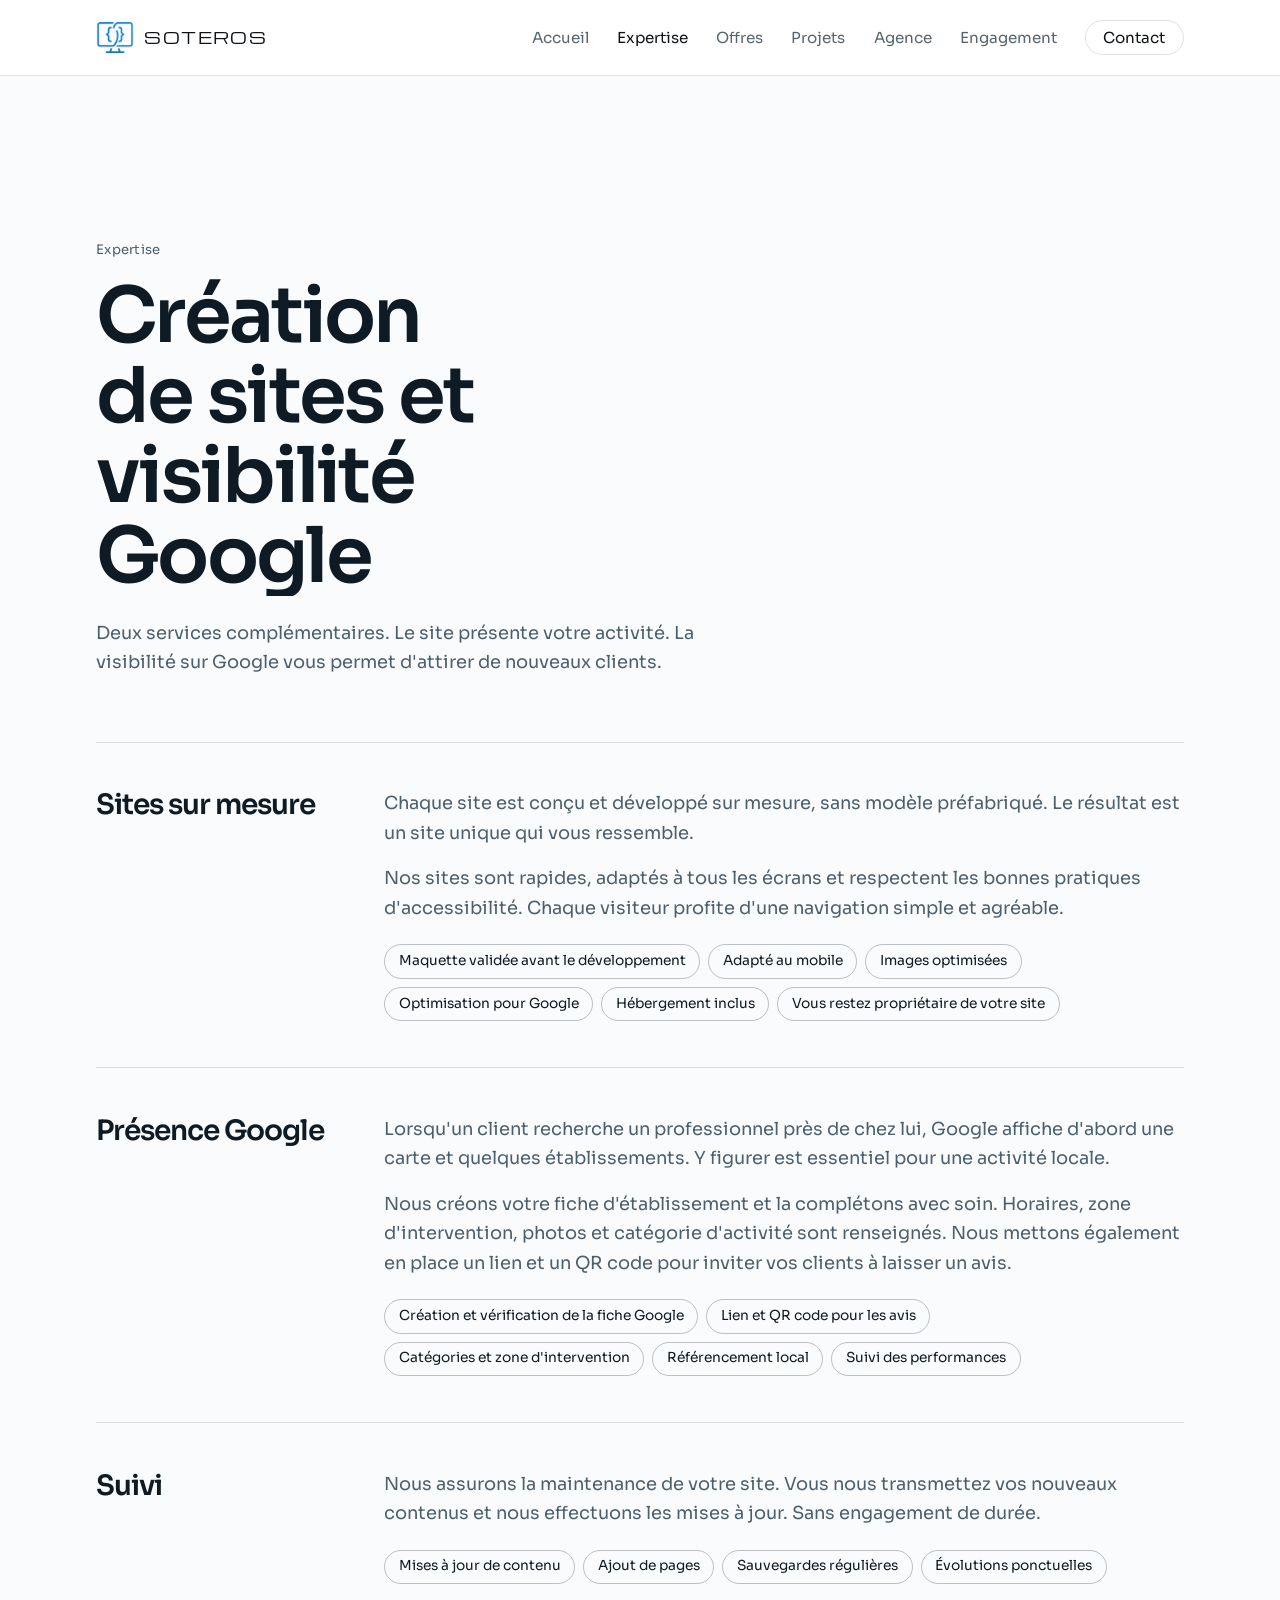
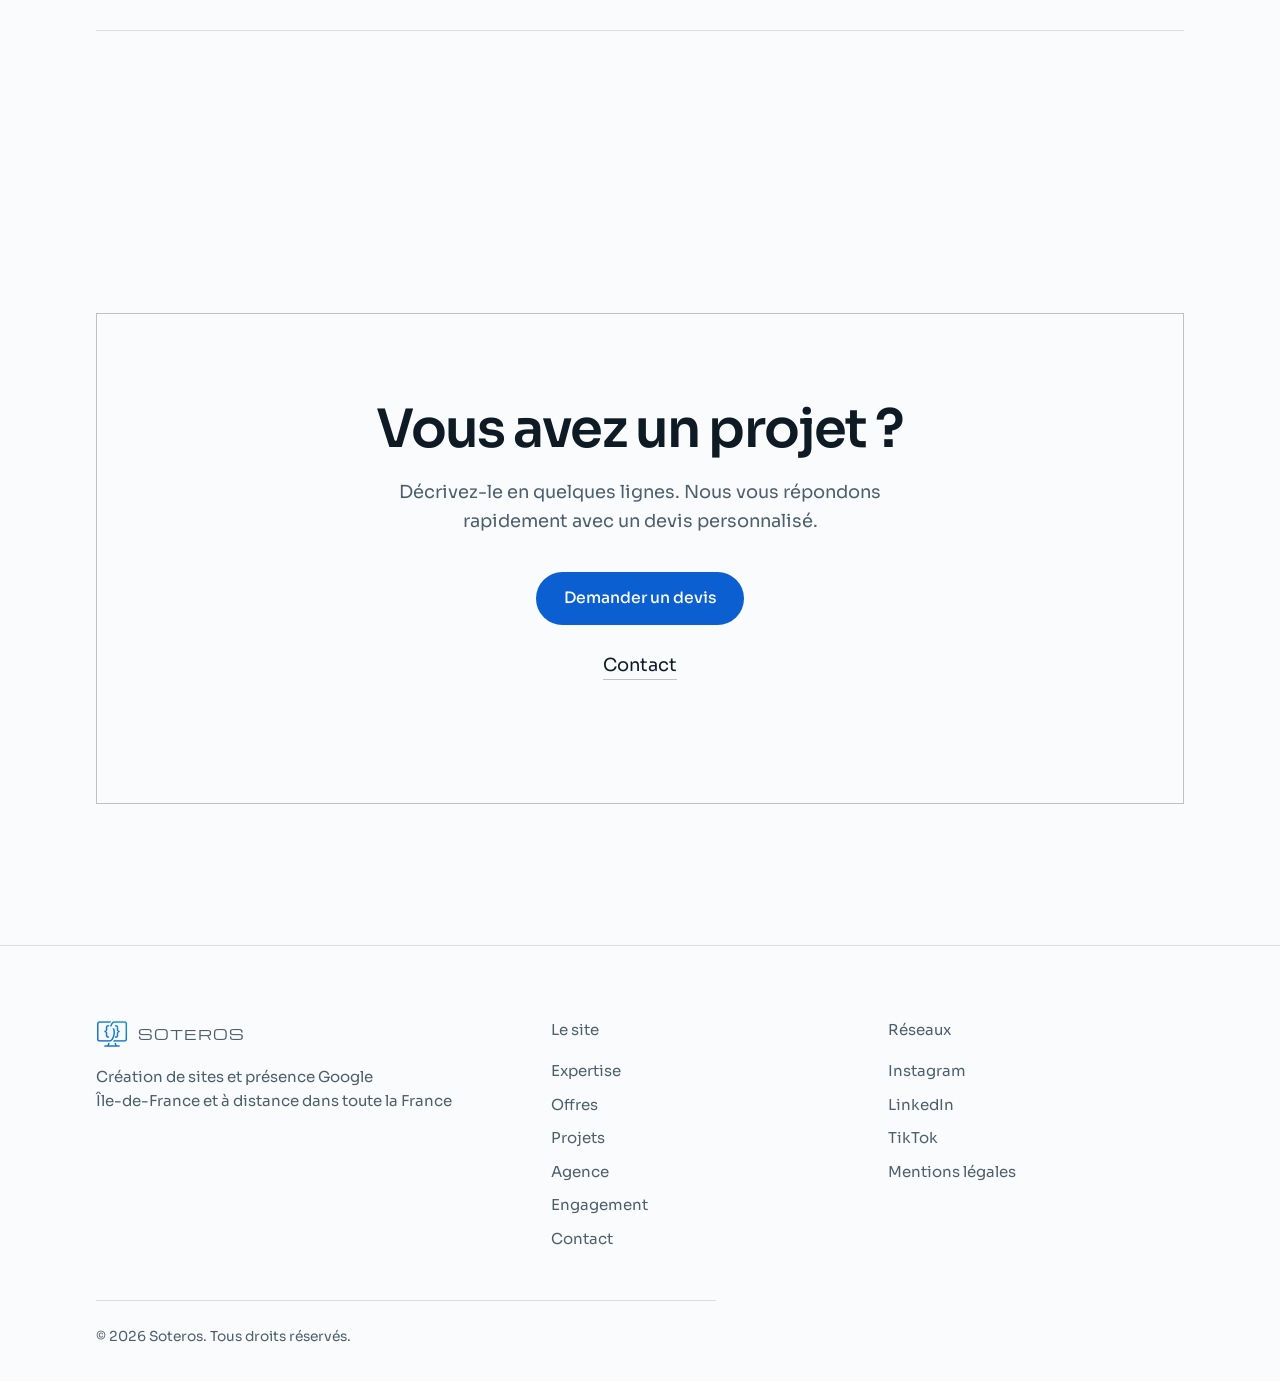
<file: expertise.html>
<!DOCTYPE html>
<html lang="fr">
<head>
<meta charset="UTF-8">
<meta name="viewport" content="width=device-width, initial-scale=1">
<title>Expertise — Soteros</title>
<meta name="description" content="Création de sites sur mesure, fiche Google, avis clients et référencement local.">
<link rel="canonical" href="https://jrpsg92.github.io/Soteros/expertise.html">

<meta property="og:type" content="website">
<meta property="og:title" content="Expertise — Soteros">
<meta property="og:description" content="Création de sites sur mesure, fiche Google, avis clients et référencement local.">
<meta property="og:url" content="https://jrpsg92.github.io/Soteros/expertise.html">
<meta property="og:locale" content="fr_FR">
<meta name="theme-color" content="#FAFBFC">

<link rel="icon" type="image/png" sizes="32x32" href="img/icone-32.png">
<link rel="icon" type="image/png" sizes="192x192" href="img/icone-192.png">
<link rel="apple-touch-icon" href="img/icone-192.png">

<link rel="preconnect" href="https://fonts.googleapis.com">
<link rel="preconnect" href="https://fonts.gstatic.com" crossorigin>
<link href="https://fonts.googleapis.com/css2?family=Sora:wght@400;600;700&family=Michroma&display=swap" rel="stylesheet">
<link rel="stylesheet" href="style.css">
</head>
<body>
<a class="saut-contenu" href="#contenu">Aller au contenu</a>

<header class="entete" data-entete>
  <div class="enveloppe entete__rangee">
    <a class="signature" href="index.html">
      <img src="img/marque-bleu-96.png" width="96" height="96" alt="" aria-hidden="true">
      <span>Soteros</span>
    </a>
    <button class="bascule" data-bascule aria-expanded="false" aria-controls="menu">
      <span class="bascule__traits" aria-hidden="true"></span>
      <span data-libelle>Menu</span>
    </button>
    <nav class="nav" id="menu" data-nav aria-label="Navigation principale">
      <ul>
        <li><a href="index.html">Accueil</a></li>
        <li><a href="expertise.html" aria-current="page">Expertise</a></li>
        <li><a href="offres.html">Offres</a></li>
        <li><a href="projets.html">Projets</a></li>
        <li><a href="agence.html">Agence</a></li>
        <li><a href="engagement.html">Engagement</a></li>
        <li><a href="contact.html">Contact</a></li>
      </ul>
    </nav>
  </div>
</header>

<main id="contenu">

  <section class="section">
    <div class="enveloppe">
      <div class="chapeau">
        <p class="repere">Expertise</p>
        <h1 class="leve"><span>Création de sites et visibilité Google</span></h1>
        <p>Deux services complémentaires. Le site présente votre activité.
          La visibilité sur Google vous permet d'attirer de nouveaux
          clients.</p>
      </div>

      <div class="offres">
        <div class="offre">
          <h3>Sites sur mesure</h3>
          <div class="offre__corps">
            <p>Chaque site est conçu et développé sur mesure, sans modèle
              préfabriqué. Le résultat est un site unique qui vous
              ressemble.</p>
            <p style="margin-top:1rem">Nos sites sont rapides, adaptés à tous
              les écrans et respectent les bonnes pratiques d'accessibilité.
              Chaque visiteur profite d'une navigation simple et
              agréable.</p>
            <ul class="livre">
              <li>Maquette validée avant le développement</li>
              <li>Adapté au mobile</li>
              <li>Images optimisées</li>
              <li>Optimisation pour Google</li>
              <li>Hébergement inclus</li>
              <li>Vous restez propriétaire de votre site</li>
            </ul>
          </div>
        </div>

        <div class="offre">
          <h3>Présence Google</h3>
          <div class="offre__corps">
            <p>Lorsqu'un client recherche un professionnel près de chez lui,
              Google affiche d'abord une carte et quelques établissements. Y
              figurer est essentiel pour une activité locale.</p>
            <p style="margin-top:1rem">Nous créons votre fiche
              d'établissement et la complétons avec soin. Horaires, zone
              d'intervention, photos et catégorie d'activité sont renseignés.
              Nous mettons également en place un lien et un QR code pour
              inviter vos clients à laisser un avis.</p>
            <ul class="livre">
              <li>Création et vérification de la fiche Google</li>
              <li>Lien et QR code pour les avis</li>
              <li>Catégories et zone d'intervention</li>
              <li>Référencement local</li>
              <li>Suivi des performances</li>
            </ul>
          </div>
        </div>

        <div class="offre">
          <h3>Suivi</h3>
          <div class="offre__corps">
            <p>Nous assurons la maintenance de votre site. Vous nous
              transmettez vos nouveaux contenus et nous effectuons les mises à
              jour. Sans engagement de durée.</p>
            <ul class="livre">
              <li>Mises à jour de contenu</li>
              <li>Ajout de pages</li>
              <li>Sauvegardes régulières</li>
              <li>Évolutions ponctuelles</li>
            </ul>
          </div>
        </div>
      </div>
    </div>
  </section>

  <section class="section">
    <div class="enveloppe">
      <div class="appel">
        <h2>Vous avez un projet&nbsp;?</h2>
        <p>Décrivez-le en quelques lignes. Nous vous répondons rapidement avec
          un devis personnalisé.</p>
        <a class="bouton" href="contact.html?objet=devis#formulaire">Demander un devis</a>
        <p style="margin-top:1.6rem"><a class="lien" href="contact.html">Contact</a></p>
      </div>
    </div>
  </section>

</main>

<footer class="pied">
  <div class="enveloppe">
    <div class="pied__rangee">
      <div>
        <p class="pied__nom">
          <img src="img/marque-64.png" width="64" height="64" alt="Logo Soteros">
          <span>Soteros</span>
        </p>
        <p>Création de sites et présence Google<br>
           Île-de-France et à distance dans toute la France</p>
      </div>
      <div>
        <p class="pied__intitule">Le site</p>
        <ul>
        <li><a href="expertise.html">Expertise</a></li>
        <li><a href="offres.html">Offres</a></li>
        <li><a href="projets.html">Projets</a></li>
        <li><a href="agence.html">Agence</a></li>
        <li><a href="engagement.html">Engagement</a></li>
        <li><a href="contact.html">Contact</a></li>
        </ul>
      </div>
      <div>
        <p class="pied__intitule">Réseaux</p>
        <ul>
          <li><a href="#" data-reseau>Instagram</a></li>
          <li><a href="#" data-reseau>LinkedIn</a></li>
          <li><a href="#" data-reseau>TikTok</a></li>
          <li><a href="mentions-legales.html">Mentions légales</a></li>
        </ul>
      </div>
    </div>
    <p class="pied__mention">© 2026 Soteros. Tous droits réservés.</p>
  </div>
</footer>

<script src="script.js" defer></script>
</body>
</html>
</file>
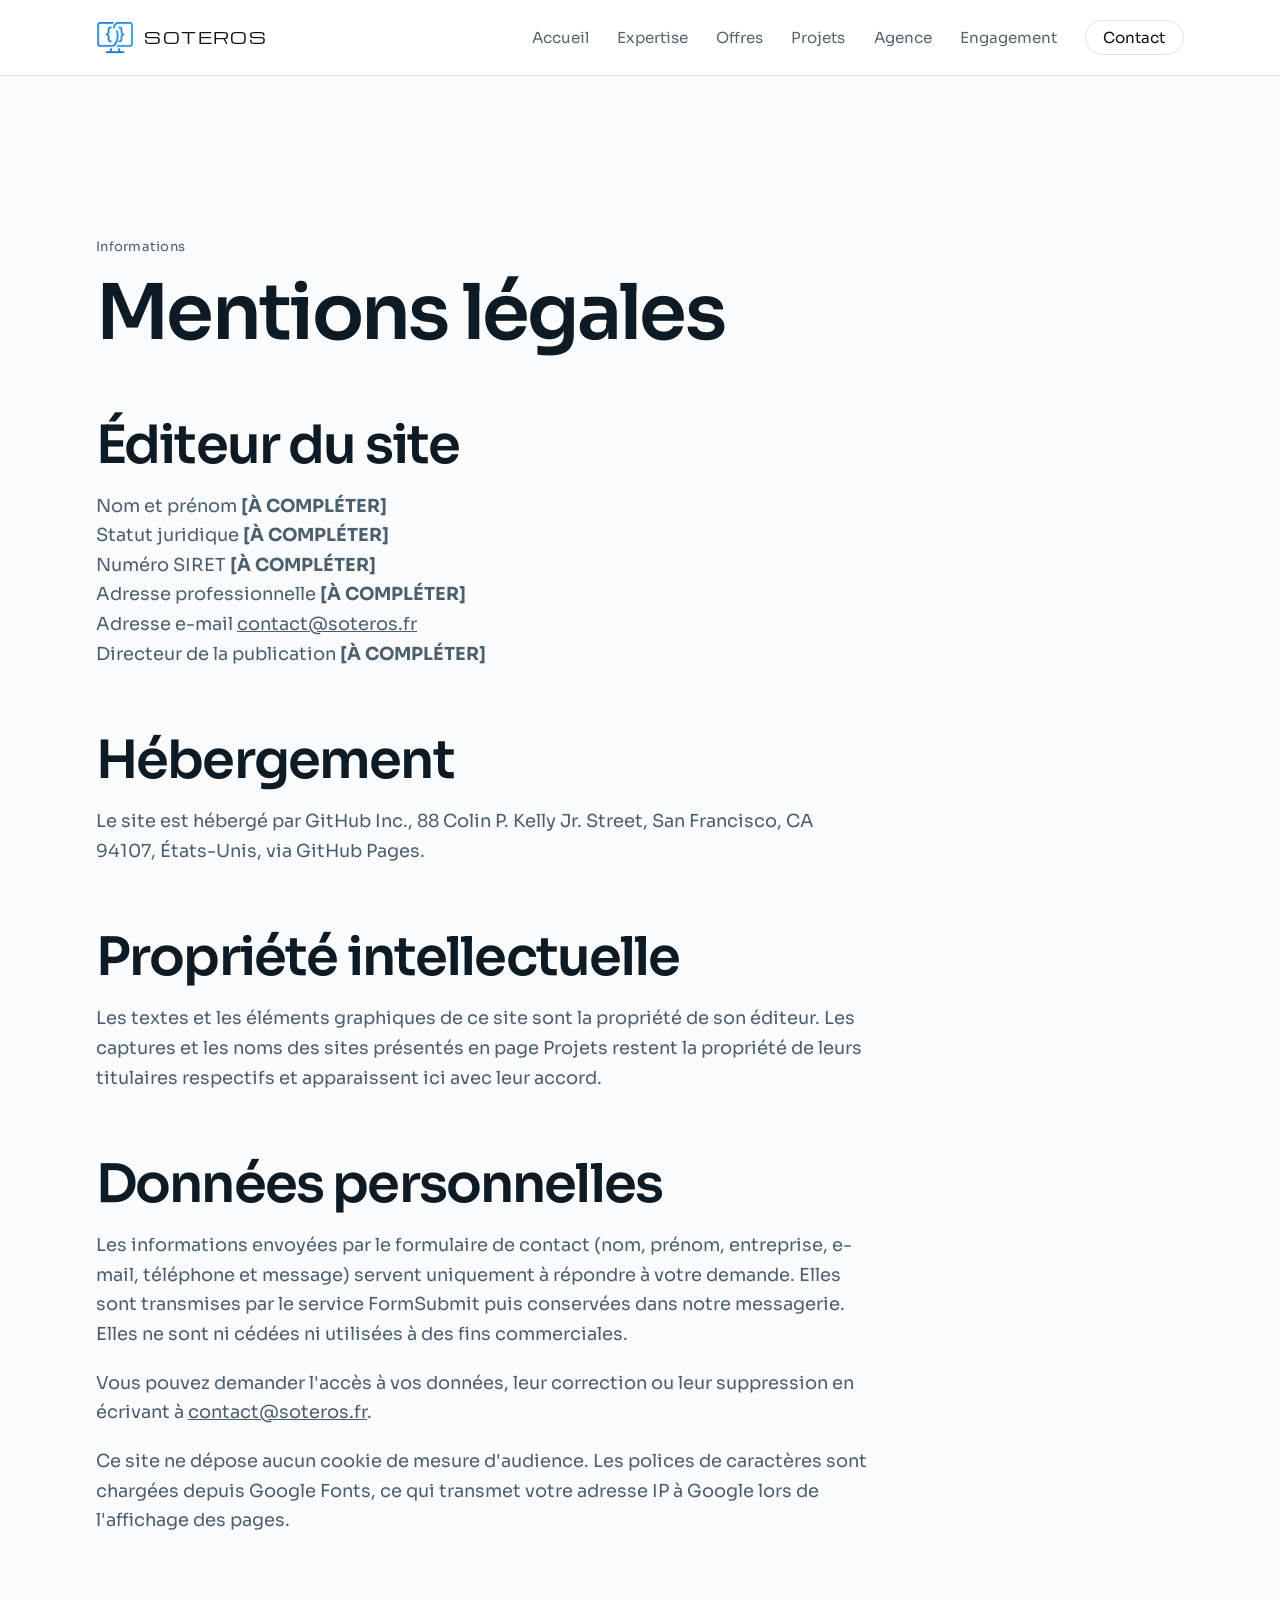
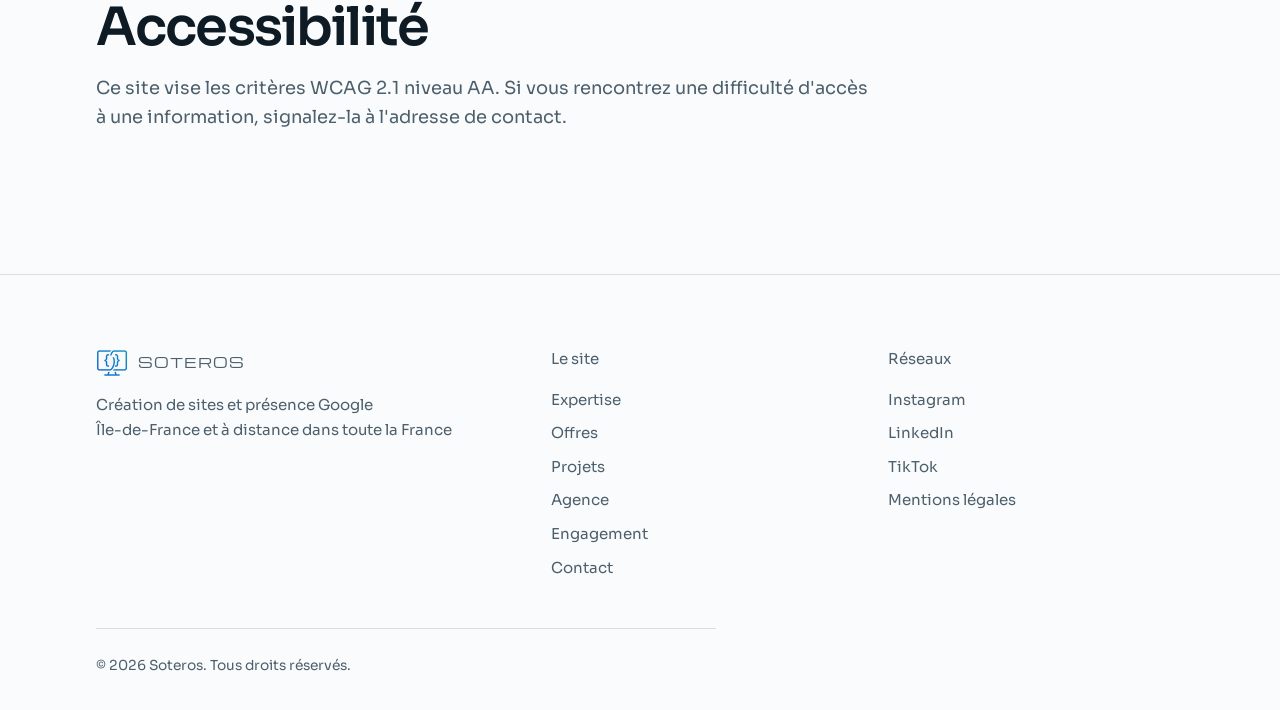
<file: mentions-legales.html>
<!DOCTYPE html>
<html lang="fr">
<head>
<meta charset="UTF-8">
<meta name="viewport" content="width=device-width, initial-scale=1">
<title>Mentions légales — Soteros</title>
<meta name="description" content="Mentions légales et données personnelles.">
<link rel="canonical" href="https://jrpsg92.github.io/Soteros/mentions-legales.html">

<meta property="og:type" content="website">
<meta property="og:title" content="Mentions légales — Soteros">
<meta property="og:description" content="Mentions légales et données personnelles.">
<meta property="og:url" content="https://jrpsg92.github.io/Soteros/mentions-legales.html">
<meta property="og:locale" content="fr_FR">
<meta name="theme-color" content="#FAFBFC">

<link rel="icon" type="image/png" sizes="32x32" href="img/icone-32.png">
<link rel="icon" type="image/png" sizes="192x192" href="img/icone-192.png">
<link rel="apple-touch-icon" href="img/icone-192.png">

<link rel="preconnect" href="https://fonts.googleapis.com">
<link rel="preconnect" href="https://fonts.gstatic.com" crossorigin>
<link href="https://fonts.googleapis.com/css2?family=Sora:wght@400;600;700&family=Michroma&display=swap" rel="stylesheet">
<link rel="stylesheet" href="style.css">
</head>
<body>
<a class="saut-contenu" href="#contenu">Aller au contenu</a>

<header class="entete" data-entete>
  <div class="enveloppe entete__rangee">
    <a class="signature" href="index.html">
      <img src="img/marque-bleu-96.png" width="96" height="96" alt="" aria-hidden="true">
      <span>Soteros</span>
    </a>
    <button class="bascule" data-bascule aria-expanded="false" aria-controls="menu">
      <span class="bascule__traits" aria-hidden="true"></span>
      <span data-libelle>Menu</span>
    </button>
    <nav class="nav" id="menu" data-nav aria-label="Navigation principale">
      <ul>
        <li><a href="index.html">Accueil</a></li>
        <li><a href="expertise.html">Expertise</a></li>
        <li><a href="offres.html">Offres</a></li>
        <li><a href="projets.html">Projets</a></li>
        <li><a href="agence.html">Agence</a></li>
        <li><a href="engagement.html">Engagement</a></li>
        <li><a href="contact.html">Contact</a></li>
      </ul>
    </nav>
  </div>
</header>

<main id="contenu">

  <section class="section">
    <div class="enveloppe">
      <div class="prose">
        <p class="repere">Informations</p>
        <h1>Mentions légales</h1>

        <!-- =================================================================
             À COMPLÉTER AVANT LA MISE EN LIGNE PUBLIQUE.
             Obligatoire pour un site professionnel en France, article 6 LCEN.
             ================================================================= -->

        <h2>Éditeur du site</h2>
        <p>Nom et prénom <strong>[À COMPLÉTER]</strong><br>
           Statut juridique <strong>[À COMPLÉTER]</strong><br>
           Numéro SIRET <strong>[À COMPLÉTER]</strong><br>
           Adresse professionnelle <strong>[À COMPLÉTER]</strong><br>
           Adresse e-mail <a href="mailto:contact@soteros.fr">contact@soteros.fr</a><br>
           Directeur de la publication <strong>[À COMPLÉTER]</strong></p>

        <h2>Hébergement</h2>
        <p>Le site est hébergé par GitHub&nbsp;Inc., 88 Colin P. Kelly Jr.
          Street, San Francisco, CA 94107, États-Unis, via GitHub&nbsp;Pages.</p>

        <h2>Propriété intellectuelle</h2>
        <p>Les textes et les éléments graphiques de ce site sont la propriété
          de son éditeur. Les captures et les noms des sites présentés en page
          Projets restent la propriété de leurs titulaires respectifs et
          apparaissent ici avec leur accord.</p>

        <h2>Données personnelles</h2>
        <p>Les informations envoyées par le formulaire de contact (nom,
          prénom, entreprise, e-mail, téléphone et message) servent uniquement à répondre
          à votre demande. Elles sont transmises par le service FormSubmit
          puis conservées dans notre messagerie. Elles ne sont ni cédées ni
          utilisées à des fins commerciales.</p>
        <p>Vous pouvez demander l'accès à vos données, leur correction ou
          leur suppression en écrivant à
          <a href="mailto:contact@soteros.fr">contact@soteros.fr</a>.</p>
        <p>Ce site ne dépose aucun cookie de mesure d'audience. Les polices de
          caractères sont chargées depuis Google&nbsp;Fonts, ce qui transmet
          votre adresse IP à Google lors de l'affichage des pages.</p>

        <h2>Accessibilité</h2>
        <p>Ce site vise les critères WCAG&nbsp;2.1 niveau AA. Si vous
          rencontrez une difficulté d'accès à une information, signalez-la à
          l'adresse de contact.</p>
      </div>
    </div>
  </section>

</main>

<footer class="pied">
  <div class="enveloppe">
    <div class="pied__rangee">
      <div>
        <p class="pied__nom">
          <img src="img/marque-64.png" width="64" height="64" alt="Logo Soteros">
          <span>Soteros</span>
        </p>
        <p>Création de sites et présence Google<br>
           Île-de-France et à distance dans toute la France</p>
      </div>
      <div>
        <p class="pied__intitule">Le site</p>
        <ul>
        <li><a href="expertise.html">Expertise</a></li>
        <li><a href="offres.html">Offres</a></li>
        <li><a href="projets.html">Projets</a></li>
        <li><a href="agence.html">Agence</a></li>
        <li><a href="engagement.html">Engagement</a></li>
        <li><a href="contact.html">Contact</a></li>
        </ul>
      </div>
      <div>
        <p class="pied__intitule">Réseaux</p>
        <ul>
          <li><a href="#" data-reseau>Instagram</a></li>
          <li><a href="#" data-reseau>LinkedIn</a></li>
          <li><a href="#" data-reseau>TikTok</a></li>
          <li><a href="mentions-legales.html">Mentions légales</a></li>
        </ul>
      </div>
    </div>
    <p class="pied__mention">© 2026 Soteros. Tous droits réservés.</p>
  </div>
</footer>

<script src="script.js" defer></script>
</body>
</html>
</file>
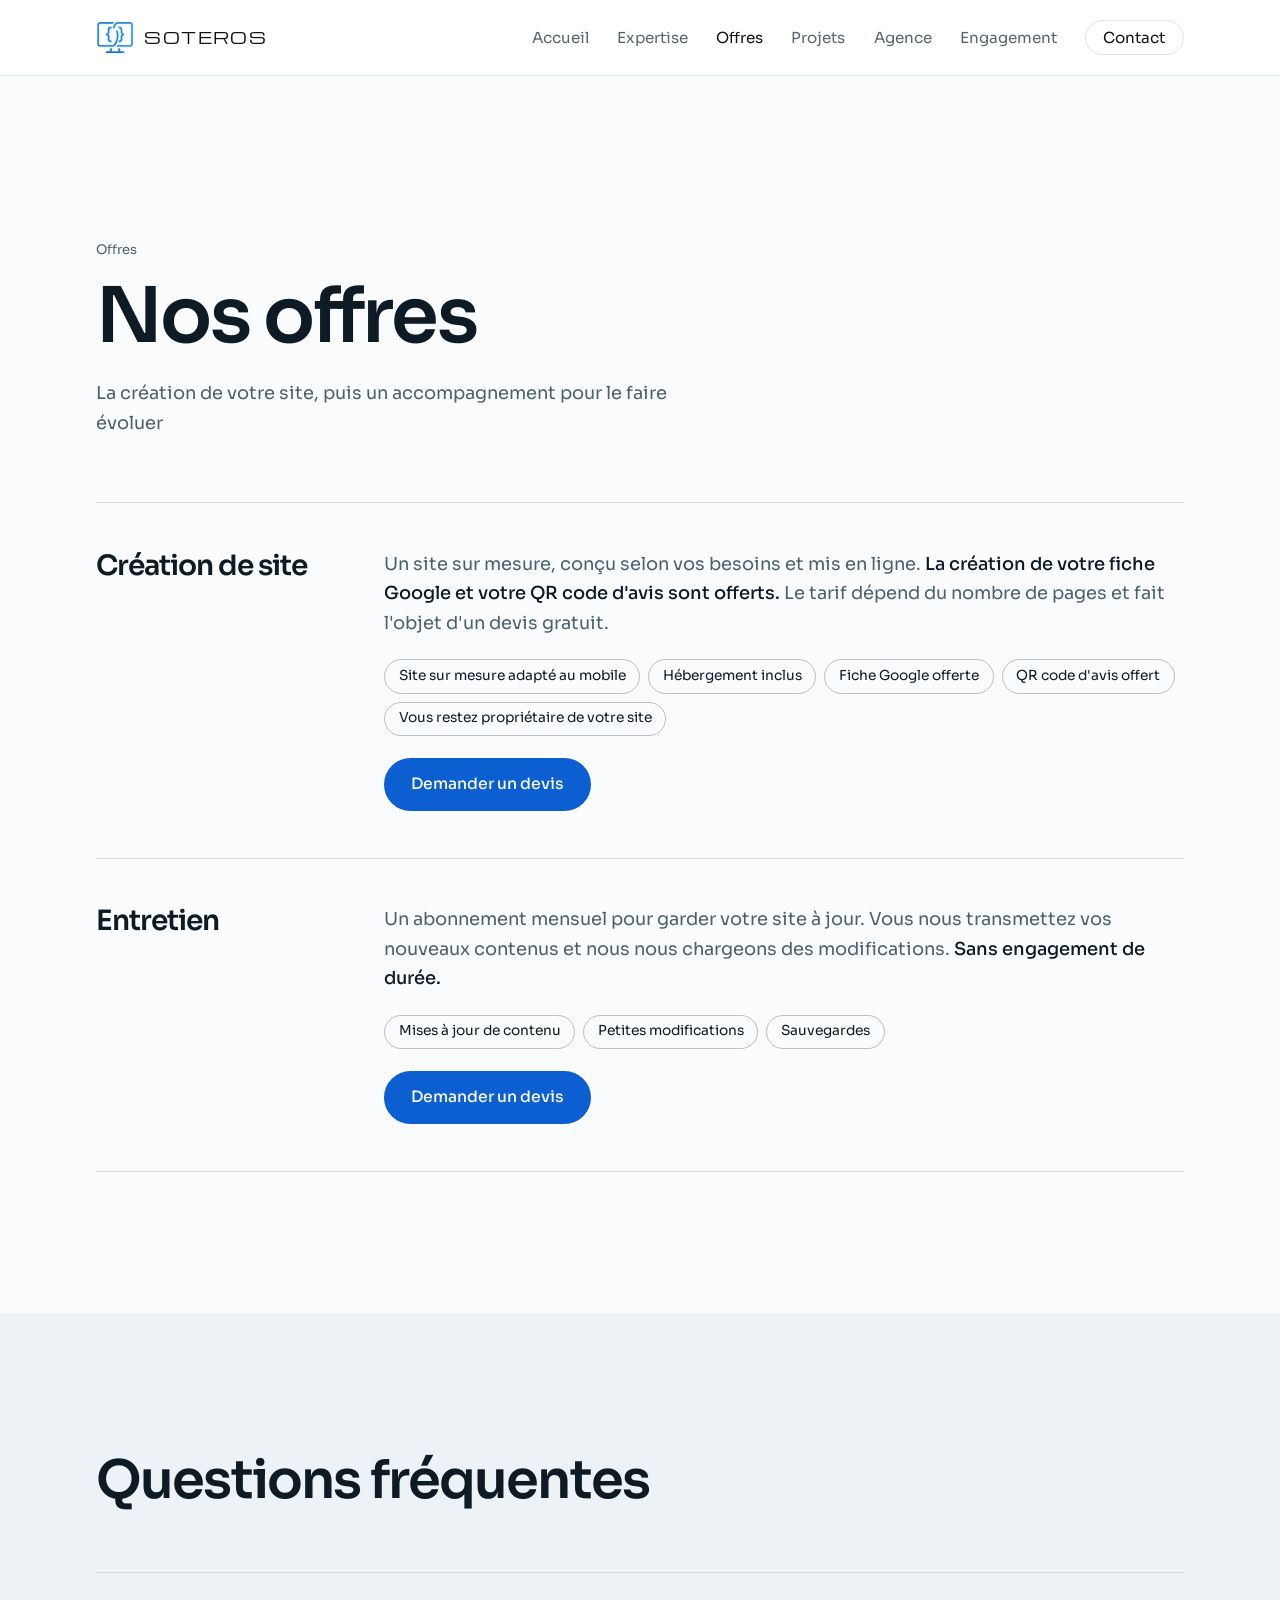
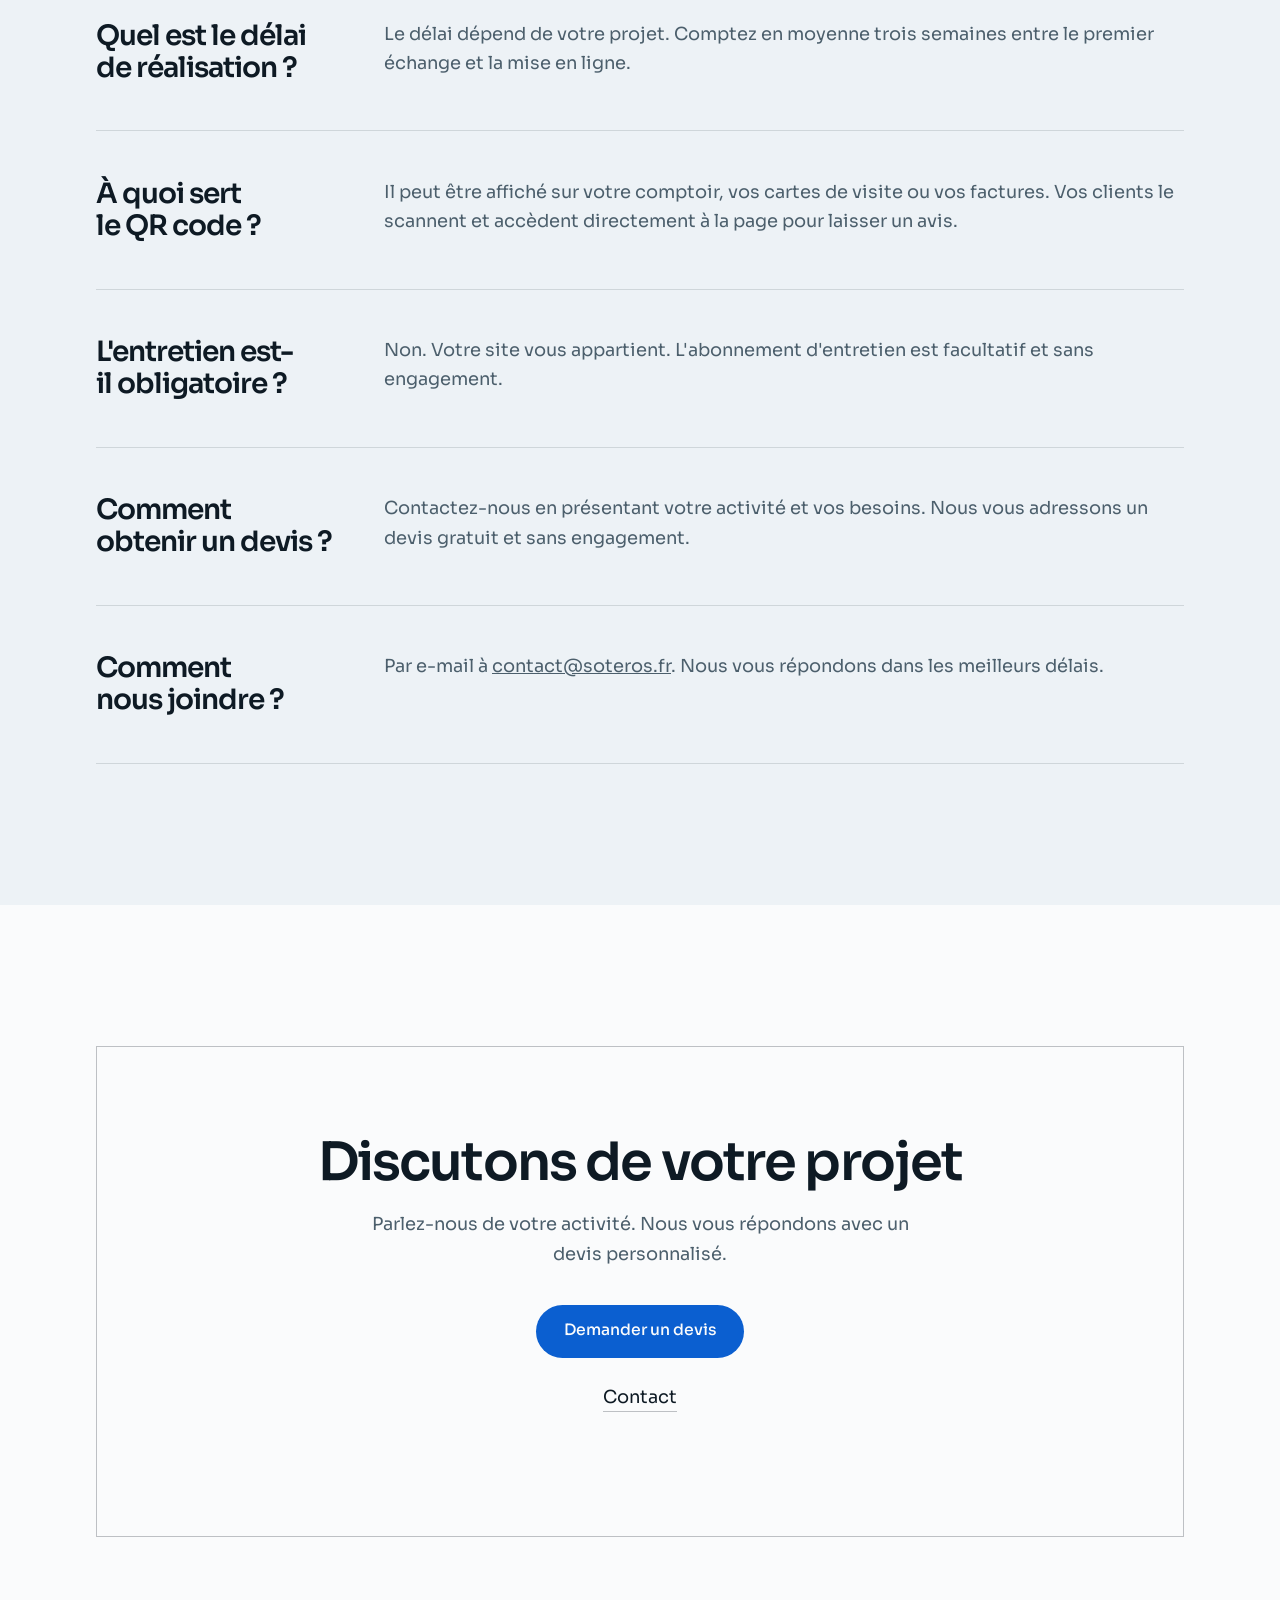
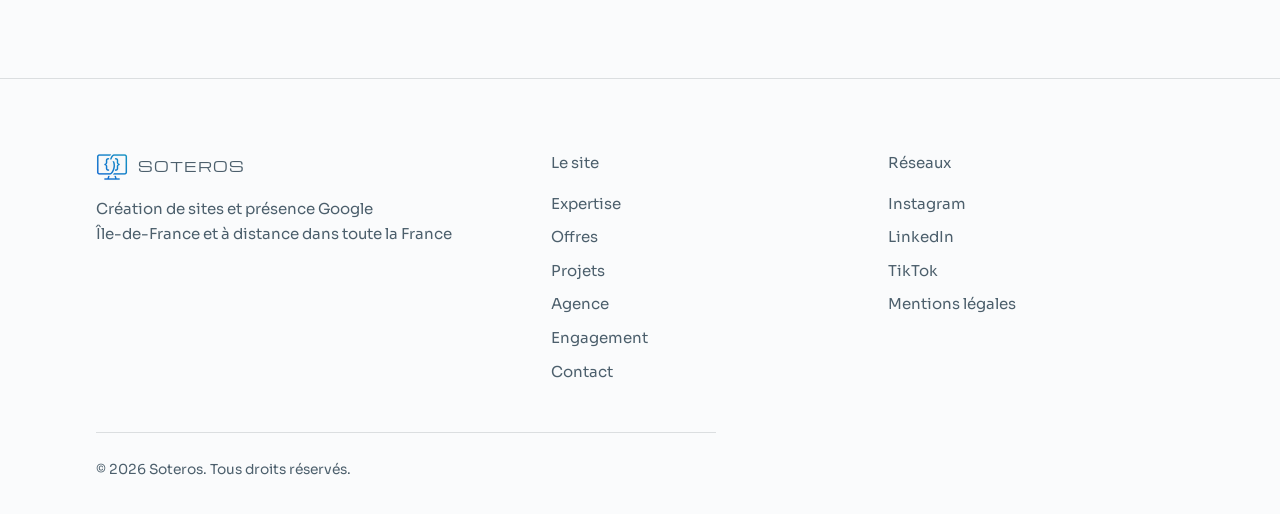
<file: offres.html>
<!DOCTYPE html>
<html lang="fr">
<head>
<meta charset="UTF-8">
<meta name="viewport" content="width=device-width, initial-scale=1">
<title>Offres — Soteros</title>
<meta name="description" content="Création de site avec fiche Google, page d'avis et QR code offerts. Entretien mensuel sans engagement.">
<link rel="canonical" href="https://jrpsg92.github.io/Soteros/offres.html">

<meta property="og:type" content="website">
<meta property="og:title" content="Offres — Soteros">
<meta property="og:description" content="Création de site avec fiche Google, page d'avis et QR code offerts. Entretien mensuel sans engagement.">
<meta property="og:url" content="https://jrpsg92.github.io/Soteros/offres.html">
<meta property="og:locale" content="fr_FR">
<meta name="theme-color" content="#FAFBFC">

<link rel="icon" type="image/png" sizes="32x32" href="img/icone-32.png">
<link rel="icon" type="image/png" sizes="192x192" href="img/icone-192.png">
<link rel="apple-touch-icon" href="img/icone-192.png">

<link rel="preconnect" href="https://fonts.googleapis.com">
<link rel="preconnect" href="https://fonts.gstatic.com" crossorigin>
<link href="https://fonts.googleapis.com/css2?family=Sora:wght@400;600;700&family=Michroma&display=swap" rel="stylesheet">
<link rel="stylesheet" href="style.css">
</head>
<body>
<a class="saut-contenu" href="#contenu">Aller au contenu</a>

<header class="entete" data-entete>
  <div class="enveloppe entete__rangee">
    <a class="signature" href="index.html">
      <img src="img/marque-bleu-96.png" width="96" height="96" alt="" aria-hidden="true">
      <span>Soteros</span>
    </a>
    <button class="bascule" data-bascule aria-expanded="false" aria-controls="menu">
      <span class="bascule__traits" aria-hidden="true"></span>
      <span data-libelle>Menu</span>
    </button>
    <nav class="nav" id="menu" data-nav aria-label="Navigation principale">
      <ul>
        <li><a href="index.html">Accueil</a></li>
        <li><a href="expertise.html">Expertise</a></li>
        <li><a href="offres.html" aria-current="page">Offres</a></li>
        <li><a href="projets.html">Projets</a></li>
        <li><a href="agence.html">Agence</a></li>
        <li><a href="engagement.html">Engagement</a></li>
        <li><a href="contact.html">Contact</a></li>
      </ul>
    </nav>
  </div>
</header>

<main id="contenu">

  <section class="section">
    <div class="enveloppe">
      <div class="chapeau">
        <p class="repere">Offres</p>
        <h1 class="leve"><span>Nos offres</span></h1>
        <p>La création de votre site, puis un accompagnement pour le faire
          évoluer</p>
      </div>

      <div class="offres">
        <div class="offre">
          <h3>Création de site</h3>
          <div class="offre__corps">
            <p>Un site sur mesure, conçu selon vos besoins et mis en ligne.
              <strong>La création de votre fiche Google et votre QR code
              d'avis sont offerts.</strong> Le tarif dépend du nombre de pages
              et fait l'objet d'un devis gratuit.</p>
            <ul class="livre">
              <li>Site sur mesure adapté au mobile</li>
              <li>Hébergement inclus</li>
              <li>Fiche Google offerte</li>
              <li>QR code d'avis offert</li>
              <li>Vous restez propriétaire de votre site</li>
            </ul>
            <p style="margin-top:1.4rem"><a class="bouton" href="contact.html?objet=devis#formulaire">Demander un devis</a></p>
          </div>
        </div>

        <div class="offre">
          <h3>Entretien</h3>
          <div class="offre__corps">
            <p>Un abonnement mensuel pour garder votre site à jour. Vous nous
              transmettez vos nouveaux contenus et nous nous chargeons des
              modifications. <strong>Sans engagement de durée.</strong></p>
            <ul class="livre">
              <li>Mises à jour de contenu</li>
              <li>Petites modifications</li>
              <li>Sauvegardes</li>
            </ul>
            <p style="margin-top:1.4rem"><a class="bouton" href="contact.html?objet=devis#formulaire">Demander un devis</a></p>
          </div>
        </div>
      </div>
    </div>
  </section>

  <section class="section section--creuse">
    <div class="enveloppe">
      <div class="chapeau">
        <h2>Questions fréquentes</h2>
      </div>
      <div class="offres">
        <div class="offre">
          <h3>Quel est le délai de réalisation&nbsp;?</h3>
          <div class="offre__corps"><p>Le délai dépend de votre projet. Comptez en moyenne trois semaines entre le premier échange et la mise en ligne.</p></div>
        </div>
        <div class="offre">
          <h3>À quoi sert le QR code&nbsp;?</h3>
          <div class="offre__corps"><p>Il peut être affiché sur votre comptoir, vos cartes de visite ou vos factures. Vos clients le scannent et accèdent directement à la page pour laisser un avis.</p></div>
        </div>
        <div class="offre">
          <h3>L'entretien est-il obligatoire&nbsp;?</h3>
          <div class="offre__corps"><p>Non. Votre site vous appartient. L'abonnement d'entretien est facultatif et sans engagement.</p></div>
        </div>
        <div class="offre">
          <h3>Comment obtenir un devis&nbsp;?</h3>
          <div class="offre__corps"><p>Contactez-nous en présentant votre activité et vos besoins. Nous vous adressons un devis gratuit et sans engagement.</p></div>
        </div>
        <div class="offre">
          <h3>Comment nous joindre&nbsp;?</h3>
          <div class="offre__corps"><p>Par e-mail à <a href="mailto:contact@soteros.fr">contact@soteros.fr</a>. Nous vous répondons dans les meilleurs délais.</p></div>
        </div>
      </div>
    </div>
  </section>

  <section class="section">
    <div class="enveloppe">
      <div class="appel">
        <h2>Discutons de votre projet</h2>
        <p>Parlez-nous de votre activité. Nous vous répondons avec un devis
          personnalisé.</p>
        <a class="bouton" href="contact.html?objet=devis#formulaire">Demander un devis</a>
        <p style="margin-top:1.6rem"><a class="lien" href="contact.html">Contact</a></p>
      </div>
    </div>
  </section>

</main>

<footer class="pied">
  <div class="enveloppe">
    <div class="pied__rangee">
      <div>
        <p class="pied__nom">
          <img src="img/marque-64.png" width="64" height="64" alt="Logo Soteros">
          <span>Soteros</span>
        </p>
        <p>Création de sites et présence Google<br>
           Île-de-France et à distance dans toute la France</p>
      </div>
      <div>
        <p class="pied__intitule">Le site</p>
        <ul>
        <li><a href="expertise.html">Expertise</a></li>
        <li><a href="offres.html">Offres</a></li>
        <li><a href="projets.html">Projets</a></li>
        <li><a href="agence.html">Agence</a></li>
        <li><a href="engagement.html">Engagement</a></li>
        <li><a href="contact.html">Contact</a></li>
        </ul>
      </div>
      <div>
        <p class="pied__intitule">Réseaux</p>
        <ul>
          <li><a href="#" data-reseau>Instagram</a></li>
          <li><a href="#" data-reseau>LinkedIn</a></li>
          <li><a href="#" data-reseau>TikTok</a></li>
          <li><a href="mentions-legales.html">Mentions légales</a></li>
        </ul>
      </div>
    </div>
    <p class="pied__mention">© 2026 Soteros. Tous droits réservés.</p>
  </div>
</footer>

<script src="script.js" defer></script>
</body>
</html>
</file>
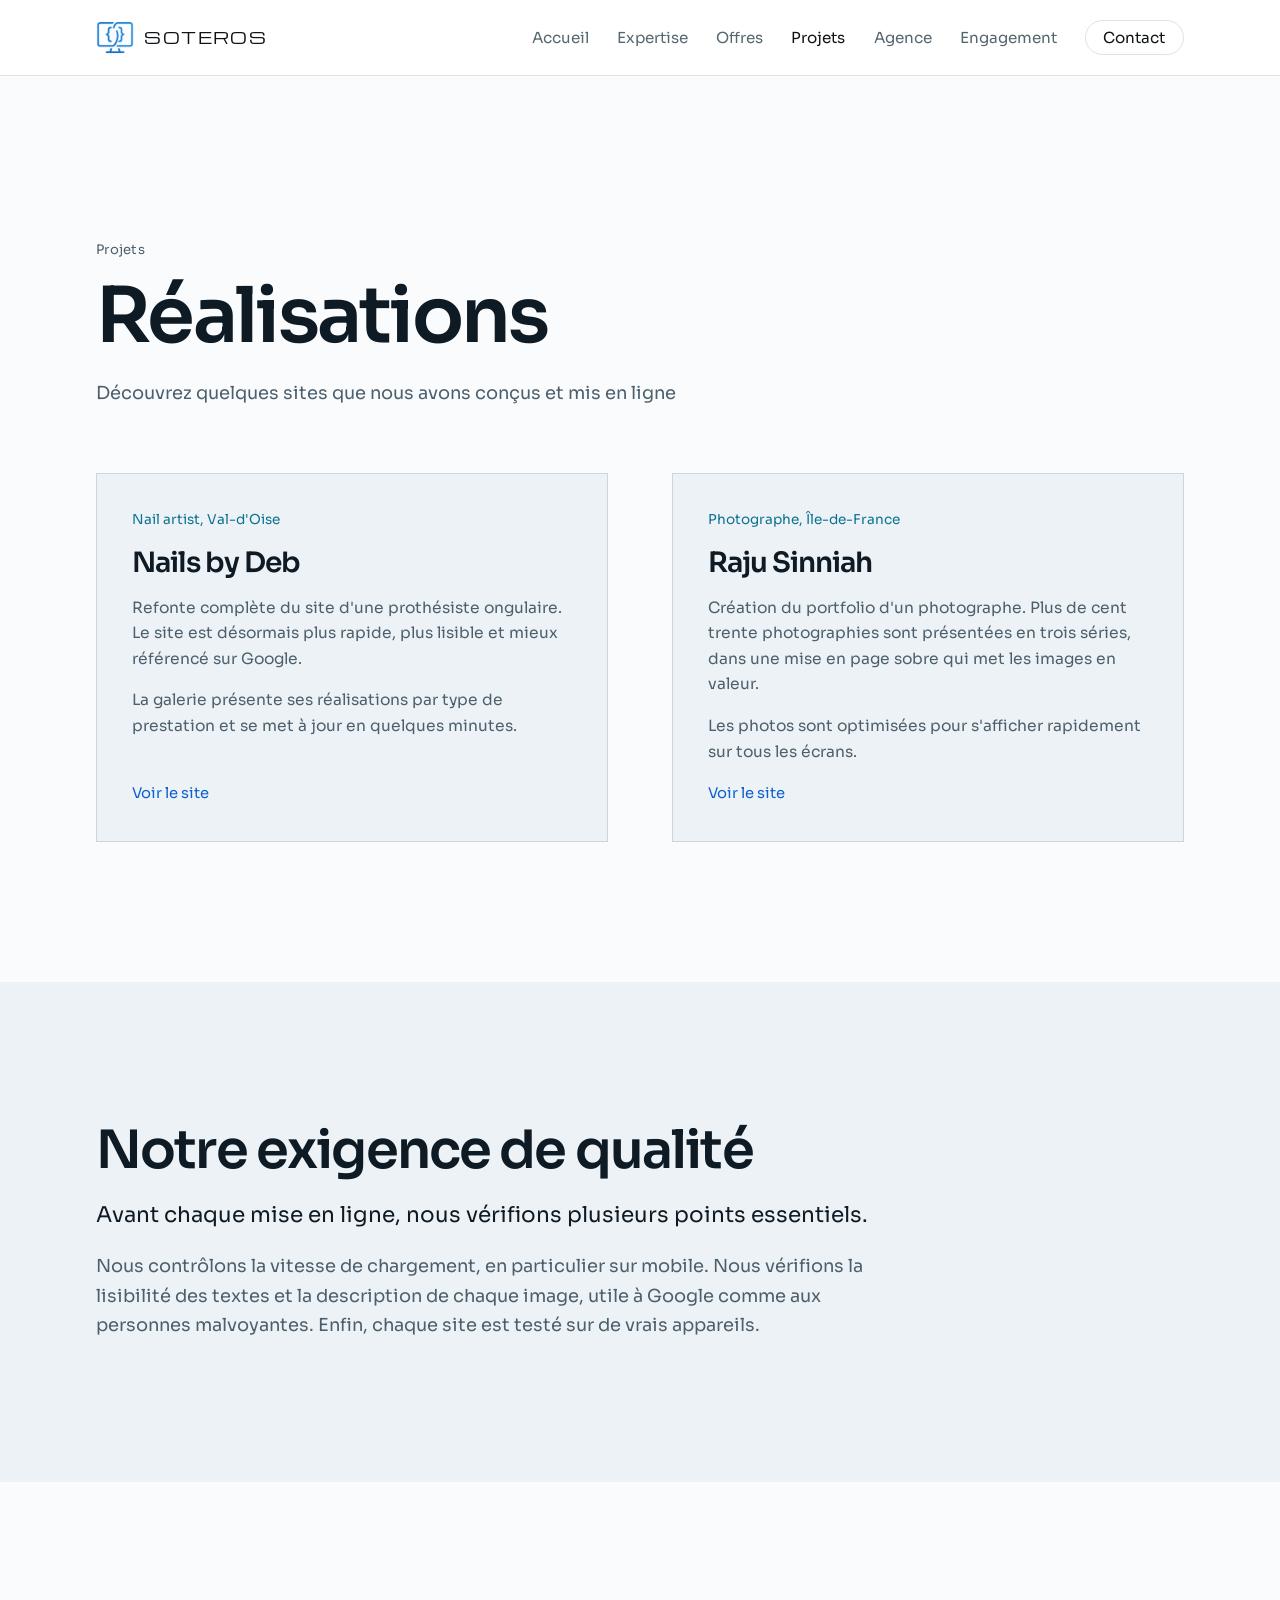
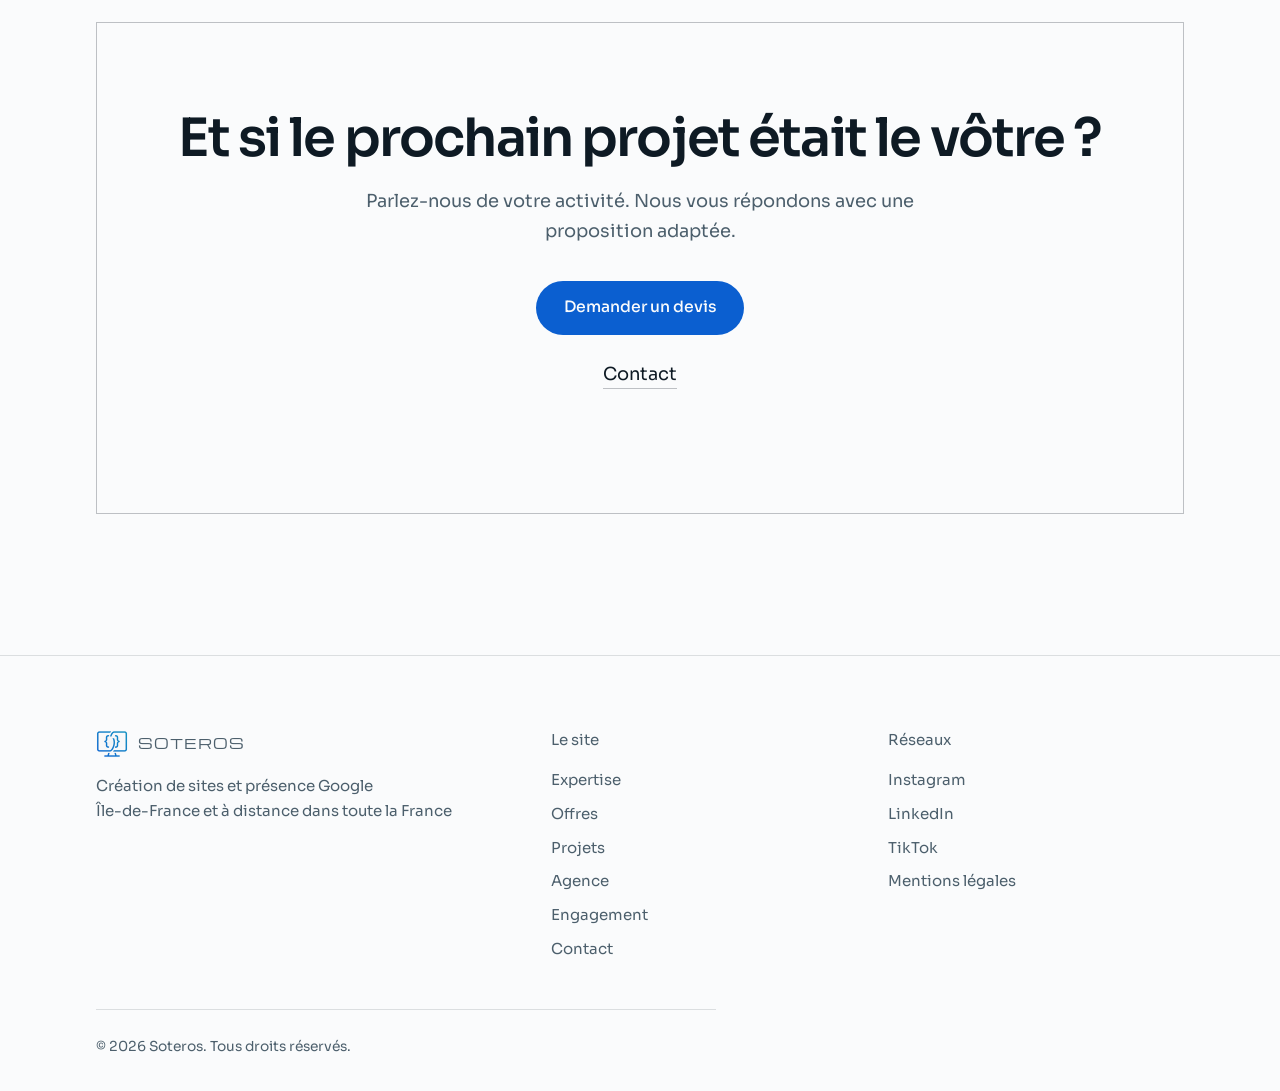
<file: projets.html>
<!DOCTYPE html>
<html lang="fr">
<head>
<meta charset="UTF-8">
<meta name="viewport" content="width=device-width, initial-scale=1">
<title>Projets — Soteros</title>
<meta name="description" content="Nos réalisations pour une nail artist et un photographe en Île-de-France.">
<link rel="canonical" href="https://jrpsg92.github.io/Soteros/projets.html">

<meta property="og:type" content="website">
<meta property="og:title" content="Projets — Soteros">
<meta property="og:description" content="Nos réalisations pour une nail artist et un photographe en Île-de-France.">
<meta property="og:url" content="https://jrpsg92.github.io/Soteros/projets.html">
<meta property="og:locale" content="fr_FR">
<meta name="theme-color" content="#FAFBFC">

<link rel="icon" type="image/png" sizes="32x32" href="img/icone-32.png">
<link rel="icon" type="image/png" sizes="192x192" href="img/icone-192.png">
<link rel="apple-touch-icon" href="img/icone-192.png">

<link rel="preconnect" href="https://fonts.googleapis.com">
<link rel="preconnect" href="https://fonts.gstatic.com" crossorigin>
<link href="https://fonts.googleapis.com/css2?family=Sora:wght@400;600;700&family=Michroma&display=swap" rel="stylesheet">
<link rel="stylesheet" href="style.css">
</head>
<body>
<a class="saut-contenu" href="#contenu">Aller au contenu</a>

<header class="entete" data-entete>
  <div class="enveloppe entete__rangee">
    <a class="signature" href="index.html">
      <img src="img/marque-bleu-96.png" width="96" height="96" alt="" aria-hidden="true">
      <span>Soteros</span>
    </a>
    <button class="bascule" data-bascule aria-expanded="false" aria-controls="menu">
      <span class="bascule__traits" aria-hidden="true"></span>
      <span data-libelle>Menu</span>
    </button>
    <nav class="nav" id="menu" data-nav aria-label="Navigation principale">
      <ul>
        <li><a href="index.html">Accueil</a></li>
        <li><a href="expertise.html">Expertise</a></li>
        <li><a href="offres.html">Offres</a></li>
        <li><a href="projets.html" aria-current="page">Projets</a></li>
        <li><a href="agence.html">Agence</a></li>
        <li><a href="engagement.html">Engagement</a></li>
        <li><a href="contact.html">Contact</a></li>
      </ul>
    </nav>
  </div>
</header>

<main id="contenu">

  <section class="section">
    <div class="enveloppe">
      <div class="chapeau">
        <p class="repere">Projets</p>
        <h1 class="leve"><span>Réalisations</span></h1>
        <p>Découvrez quelques sites que nous avons conçus et mis en
          ligne</p>
      </div>

      <div class="projets">
        <a class="projet" href="https://jrpsg92.github.io/NailsbyDeb/" rel="noopener">
          <p class="projet__meta">Nail artist, Val-d'Oise</p>
          <h3>Nails by Deb</h3>
          <p class="projet__corps">Refonte complète du site d'une prothésiste
            ongulaire. Le site est désormais plus rapide, plus lisible et
            mieux référencé sur Google.</p>
          <p class="projet__corps">La galerie présente ses réalisations par
            type de prestation et se met à jour en quelques minutes.</p>
          <p class="projet__voir">Voir le site</p>
        </a>

        <a class="projet" href="https://jrpsg92.github.io/Rajouphoto.fr/" rel="noopener">
          <p class="projet__meta">Photographe, Île-de-France</p>
          <h3>Raju Sinniah</h3>
          <p class="projet__corps">Création du portfolio d'un photographe. Plus
            de cent trente photographies sont présentées en trois séries,
            dans une mise en page sobre qui met les images en valeur.</p>
          <p class="projet__corps">Les photos sont optimisées pour s'afficher
            rapidement sur tous les écrans.</p>
          <p class="projet__voir">Voir le site</p>
        </a>
      </div>
    </div>
  </section>

  <section class="section section--creuse">
    <div class="enveloppe">
      <div class="prose">
        <h2>Notre exigence de qualité</h2>
        <p class="fort">Avant chaque mise en ligne, nous vérifions plusieurs
          points essentiels.</p>
        <p>Nous contrôlons la vitesse de chargement, en particulier sur
          mobile. Nous vérifions la lisibilité des textes et la description
          de chaque image, utile à Google comme aux personnes malvoyantes.
          Enfin, chaque site est testé sur de vrais appareils.</p>
      </div>
    </div>
  </section>

  <section class="section">
    <div class="enveloppe">
      <div class="appel">
        <h2>Et si le prochain projet était le vôtre&nbsp;?</h2>
        <p>Parlez-nous de votre activité. Nous vous répondons avec une
          proposition adaptée.</p>
        <a class="bouton" href="contact.html?objet=devis#formulaire">Demander un devis</a>
        <p style="margin-top:1.6rem"><a class="lien" href="contact.html">Contact</a></p>
      </div>
    </div>
  </section>

</main>

<footer class="pied">
  <div class="enveloppe">
    <div class="pied__rangee">
      <div>
        <p class="pied__nom">
          <img src="img/marque-64.png" width="64" height="64" alt="Logo Soteros">
          <span>Soteros</span>
        </p>
        <p>Création de sites et présence Google<br>
           Île-de-France et à distance dans toute la France</p>
      </div>
      <div>
        <p class="pied__intitule">Le site</p>
        <ul>
        <li><a href="expertise.html">Expertise</a></li>
        <li><a href="offres.html">Offres</a></li>
        <li><a href="projets.html">Projets</a></li>
        <li><a href="agence.html">Agence</a></li>
        <li><a href="engagement.html">Engagement</a></li>
        <li><a href="contact.html">Contact</a></li>
        </ul>
      </div>
      <div>
        <p class="pied__intitule">Réseaux</p>
        <ul>
          <li><a href="#" data-reseau>Instagram</a></li>
          <li><a href="#" data-reseau>LinkedIn</a></li>
          <li><a href="#" data-reseau>TikTok</a></li>
          <li><a href="mentions-legales.html">Mentions légales</a></li>
        </ul>
      </div>
    </div>
    <p class="pied__mention">© 2026 Soteros. Tous droits réservés.</p>
  </div>
</footer>

<script src="script.js" defer></script>
</body>
</html>
</file>
<file: style.css>
/* =====================================================================
   Soteros — feuille de style unique, partagée par toutes les pages.
   Direction artistique : blanc et bleu, l'instrument de navigation en
   bleu sur fond clair. Tous les contrastes ont été calculés avant d'être
   posés ici, le plus faible du site est à 4,9 pour une norme à 4,5.
   ===================================================================== */

:root {
  color-scheme: light;

  /* Blanc et bleu. Attention, le cyan du logo tombe à 1,8 de contraste sur
     blanc, il ne peut donc jamais porter de texte. Les bleus ci-dessous
     sont assombris jusqu'à passer la norme, le plus faible est à 4,9. */
  --fond:        #FAFBFC;   /* le fond de page, un blanc légèrement froid */
  --fond-creux:  #EDF2F6;   /* les bandes posées sur le fond */
  --plume:       #0E1A24;   /* texte principal, 17.0 sur le fond */
  --plume-doux:  #4C5F6C;   /* texte secondaire, 6.4 */
  --action:      #0B5FD0;   /* le bleu des boutons et des liens, 5.7 */
  --teal:        #0C7291;   /* le teal des intitulés, 5.3 */
  --filet:       rgb(14 26 36 / .13);
  --filet-fort:  rgb(14 26 36 / .26);

  /* L'en-tête est clair, comme sur les sites de Deb et de Raju. Une barre
     blanche a besoin de ses propres valeurs : le cyan du fond sombre ne
     tient pas sur du blanc, il y tombe à 1,9 de contraste. */
  --blanc:        #FFFFFF;
  --sur-blanc:    #0F1316;   /* 18.7 sur blanc */
  --sur-blanc-doux: #55666F; /* 6.0 sur blanc */
  --teal-fonce:   #0B63C4;   /* 5.8 sur blanc */
  --filet-clair:  #DEE3E6;

  --mesure:      76rem;
  --marge:       clamp(1.3rem, 5vw, 4rem);
  --courbe:      cubic-bezier(.2, .7, .2, 1);

  /* Sora pour tout le texte, large et technique, dans la famille de la typo
     du logo sans en reprendre le côté jeu vidéo qui ne tient pas en
     paragraphe. Michroma est réservée au seul mot Soteros, pour raccorder
     avec le logo. */
  --titre: "Sora", system-ui, -apple-system, sans-serif;
  --police: "Sora", system-ui, -apple-system, sans-serif;
  --marque: "Michroma", "Sora", system-ui, sans-serif;
}

*, *::before, *::after { box-sizing: border-box; }

html { -webkit-text-size-adjust: 100%; scroll-behavior: smooth; }

body {
  margin: 0;
  background: var(--fond);
  color: var(--plume);
  font-family: var(--police);
  font-size: clamp(1rem, .96rem + .2vw, 1.12rem);
  line-height: 1.65;
  font-weight: 400;
  -webkit-font-smoothing: antialiased;
  text-rendering: optimizeLegibility;
}

img, canvas, svg { display: block; max-width: 100%; }

/* --- Échelle typographique ---------------------------------------------
   Un seul rapport, appliqué partout. Les titres sont en Instrument Serif,
   serrés, parce que le display porte la personnalité de la page. */

h1, h2, h3 {
  font-family: var(--titre);
  font-weight: 600;
  letter-spacing: -.035em;   /* une sans large demande plus de serrage qu'une serif */
  line-height: 1.04;
  margin: 0;
  text-wrap: balance;
}

/* Une sans occupe plus de largeur qu'une serif à corps égal. Le titre est
   donc plus petit qu'il ne l'était, pour tenir sur deux lignes. */
h1 { font-size: clamp(2.5rem, 1.3rem + 4.4vw, 4.8rem); }
h2 { font-size: clamp(1.9rem, 1.2rem + 2.7vw, 3.3rem); }
h3 { font-size: clamp(1.35rem, 1.1rem + 1vw, 1.75rem); line-height: 1.15; }

p { margin: 0; max-width: 62ch; }

a { color: inherit; }

.enveloppe {
  width: 100%;
  max-width: var(--mesure);
  margin-inline: auto;
  padding-inline: var(--marge);
}

/* --- Accès clavier ------------------------------------------------------ */

:where(a, button, [tabindex]):focus-visible {
  outline: 2px solid var(--action);
  outline-offset: 3px;
  border-radius: 2px;
}

.saut-contenu {
  position: absolute;
  left: -9999px;
  top: 0;
  background: var(--action);
  color: var(--fond);
  padding: .8rem 1.2rem;
  z-index: 400;
  font-weight: 500;
}
.saut-contenu:focus { left: var(--marge); top: .6rem; }

/* --- En-tête ------------------------------------------------------------
   Le fond et le flou vivent sur un calque séparé. Portés directement par
   .entete, ils feraient de l'en-tête le bloc conteneur du volet de
   navigation en position fixe, qui se retrouverait écrasé à la hauteur de
   la barre. C'est une erreur coûteuse et invisible tant que le menu reste
   fermé, d'où ce ::before. */

/* La barre d'état des téléphones. Vaut zéro partout ailleurs, donc la
   règle est sans effet sur un navigateur de bureau. */
body::before {
  content: "";
  position: fixed;
  inset: 0 0 auto;
  height: env(safe-area-inset-top, 0px);
  z-index: 210;
  background: var(--blanc);
}

.entete {
  position: sticky;
  top: env(safe-area-inset-top, 0px);
  z-index: 200;
  padding-block: 1.15rem;
  color: var(--sur-blanc);
  border-bottom: 1px solid var(--filet-clair);
  transition: border-color .4s var(--courbe);
}

.entete::before {
  content: "";
  position: absolute;
  inset: 0;
  z-index: -1;
  background: var(--blanc);
}

/* Le trait se renforce dès que la page défile, comme sur les deux autres
   sites, pour détacher la barre du contenu qui passe dessous. */
.entete[data-pose="true"] { border-bottom-color: #C3CBD0; }

/* Sur fond clair, le cyan du site n'est plus lisible. */
.entete :focus-visible { outline-color: var(--teal-fonce); }

.entete__rangee {
  display: flex;
  align-items: center;
  justify-content: space-between;
  gap: 1.5rem;
}

/* Le pictogramme du logo, puis le mot en texte. Le verrou complet du logo
   devient illisible sous cinquante pixels, alors que le pictogramme seul
   tient jusqu'à trente-deux. */
.signature {
  position: relative;
  z-index: 160;
  display: inline-flex;
  align-items: center;
  gap: .62rem;
  font-family: var(--marque);
  font-size: clamp(.78rem, .7rem + .38vw, .98rem);
  letter-spacing: .09em;
  text-transform: uppercase;   /* comme le mot du logo */
  text-decoration: none;
  white-space: nowrap;
}

.signature img {
  width: clamp(1.9rem, 1.6rem + 1.2vw, 2.4rem);
  height: auto;
}

/* --- Navigation -------------------------------------------------------- */

.bascule {
  position: relative;
  z-index: 160;
  display: inline-flex;
  align-items: center;
  gap: .6rem;
  background: none;
  border: 1px solid var(--filet-clair);
  border-radius: 100px;
  color: var(--sur-blanc);
  font: inherit;
  font-size: .9rem;
  padding: .45rem 1rem .45rem .85rem;
  cursor: pointer;
  transition: border-color .25s var(--courbe), color .25s var(--courbe);
}
.bascule:hover { border-color: var(--teal-fonce); color: var(--teal-fonce); }

.bascule__traits {
  width: 15px;
  height: 9px;
  border-top: 1px solid currentColor;
  border-bottom: 1px solid currentColor;
}

.nav ul {
  list-style: none;
  margin: 0;
  padding: 0;
}

.nav a {
  text-decoration: none;
  color: var(--sur-blanc-doux);
  transition: color .25s var(--courbe);
}
.nav a:hover { color: var(--teal-fonce); }
.nav a[aria-current="page"] { color: var(--sur-blanc); }

/* Mobile — volet plein écran. */
@media (max-width: 61.99rem) {
  .nav {
    position: fixed;
    inset: 0;
    z-index: 150;
    display: flex;
    align-items: center;
    background: var(--blanc);
    padding: 6rem var(--marge) 3rem;
    opacity: 0;
    visibility: hidden;
    transition: opacity .35s var(--courbe), visibility .35s;
  }
  .nav[data-ouvert="true"] { opacity: 1; visibility: visible; }

  .nav ul { width: 100%; }
  .nav li + li { border-top: 1px solid var(--filet-clair); }
  .nav a {
    display: block;
    padding: .75rem 0;
    font-family: var(--titre);
    font-size: clamp(1.9rem, 1.2rem + 3.4vw, 2.6rem);
    line-height: 1.1;
    letter-spacing: -.015em;
  }
}

/* Bureau — navigation en ligne, séparée par un filet vertical. */
@media (min-width: 62rem) {
  .bascule { display: none; }
  .nav {
    opacity: 1;
    visibility: visible;
  }
  .nav ul {
    display: flex;
    align-items: center;
    gap: clamp(1.1rem, 2.2vw, 2.1rem);
  }
  .nav a { font-size: .95rem; }
  .nav li:last-child a {
    border: 1px solid var(--filet-clair);
    border-radius: 100px;
    padding: .42rem 1.1rem;
    color: var(--sur-blanc);
  }
  .nav li:last-child a:hover {
    border-color: var(--teal-fonce);
    color: var(--teal-fonce);
  }
}

/* --- Sections ---------------------------------------------------------- */

.section { padding-block: clamp(4.5rem, 11vw, 9rem); }
.section--creuse { background: var(--fond-creux); }

.chapeau { max-width: 46ch; }
.chapeau p { margin-top: 1.4rem; color: var(--plume-doux); }

.repere {
  font-size: .82rem;
  letter-spacing: .02em;
  color: var(--teal);
  margin-bottom: 1rem;
}

/* --- Hero -------------------------------------------------------------- */

.ouverture {
  padding-block: clamp(3rem, 7vw, 5.5rem) clamp(4rem, 9vw, 7rem);
}

.ouverture__grille {
  display: grid;
  gap: clamp(2.5rem, 6vw, 4rem);
  align-items: center;
}

@media (min-width: 62rem) {
  .ouverture__grille {
    grid-template-columns: 1.05fr .95fr;
  }
}

/* Mot d'accueil. Typographie seule, sans relief ni interaction. Le logo
   et l'instrument sont dessinés en traits fins, un mot en bloc extrudé à
   côté ferait deux marques sur le même écran. */

.bienvenue {
  margin: 0 0 1.6rem;
  font-family: var(--titre);
  font-weight: 600;
  letter-spacing: -.035em;
  line-height: 1.02;
  font-size: clamp(2.8rem, 1.3rem + 5.2vw, 5.4rem);
  color: var(--plume);
}

.bienvenue__marque {
  display: block;
  margin-top: .9rem;
  font-family: var(--police);
  font-weight: 400;
  font-size: clamp(1rem, .9rem + .5vw, 1.3rem);
  letter-spacing: 0;
  line-height: 1.5;
  color: var(--plume-doux);
}

.bienvenue__marque .nom-marque {
  font-family: var(--marque);
  color: var(--action);   /* 5.7 sur le fond de page */
}

.ouverture__intro {
  color: var(--plume-doux);
  font-size: clamp(1.05rem, 1rem + .35vw, 1.3rem);
  max-width: 34ch;
}

/* L'animation d'ouverture. Un seul moment orchestré, au chargement, en
   CSS pur : si le JavaScript n'arrive jamais, le texte s'affiche quand
   même puisque l'animation ne dépend d'aucune classe ajoutée. */

.leve { display: block; overflow: hidden; }
.leve > span {
  display: block;
  animation: monte .95s var(--courbe) both;
}
.leve--2 > span { animation-delay: .1s; }
.leve--3 > span { animation-delay: .2s; }

@keyframes monte {
  from { transform: translateY(105%); }
  to   { transform: translateY(0); }
}

.ouverture__actions {
  display: flex;
  flex-wrap: wrap;
  gap: .9rem 1.6rem;
  align-items: center;
  margin-top: 2.4rem;
}

/* --- L'instrument ------------------------------------------------------ */

.instrument {
  position: relative;
  aspect-ratio: 1;
  width: 100%;
  max-width: 34rem;
  margin-inline: auto;
}

/* Sur téléphone l'instrument passe au-dessus du titre. C'est la première
   chose qu'on doit voir en ouvrant la page, et plus bas il tombait sous la
   ligne de flottaison. Il rétrécit pour laisser le titre visible aussi. */
@media (max-width: 61.99rem) {
  .instrument { order: -1; max-width: 17rem; }
  .ouverture { padding-block: 1rem clamp(3rem, 8vw, 5rem); }
  .ouverture__grille { gap: clamp(1.5rem, 5vw, 3rem); }
}

.instrument canvas {
  position: absolute;
  inset: 0;
  width: 100%;
  height: 100%;
}

/* L'instrument se manipule au doigt comme à la souris. pan-y et non none :
   le glissement vertical doit continuer à faire défiler la page, sinon on
   reste bloqué dessus sur téléphone. */
.instrument {


}

/* Le halo du noyau, en CSS pour épargner du travail au canvas. */
.instrument::after {
  content: "";
  position: absolute;
  inset: 30% 32% 34%;
  border-radius: 50%;
  background: radial-gradient(circle, rgb(11 95 208 / .09), transparent 70%);
  pointer-events: none;
}

/* --- Boutons et liens -------------------------------------------------- */

.bouton {
  display: inline-block;
  background: var(--action);
  color: var(--fond);
  text-decoration: none;
  font-weight: 500;
  font-size: .98rem;
  padding: .85rem 1.7rem;
  border-radius: 100px;
  transition: transform .3s var(--courbe), background-color .3s var(--courbe);
}
.bouton:hover { background: #084FAE; transform: translateY(-2px); }

.lien {
  text-decoration: none;
  color: var(--plume);
  border-bottom: 1px solid var(--filet-fort);
  padding-bottom: .2rem;
  transition: border-color .3s var(--courbe), color .3s var(--courbe);
}
.lien:hover { color: var(--action); border-bottom-color: var(--action); }

/* --- Les offres, en rangées plutôt qu'en cartes -------------------------
   Trois cartes identiques ne disent rien de la différence entre les trois
   métiers. Des rangées larges laissent la place d'écrire ce qui est
   réellement livré. */

.offres { border-top: 1px solid var(--filet); margin-top: clamp(2.5rem, 6vw, 4rem); }

.offre {
  display: grid;
  gap: .8rem 3rem;
  padding-block: clamp(2rem, 4vw, 2.9rem);
  border-bottom: 1px solid var(--filet);
}

@media (min-width: 52rem) {
  .offre { grid-template-columns: minmax(0, 15rem) minmax(0, 1fr); align-items: start; }
}

.offre__corps { color: var(--plume-doux); }
.offre__corps strong { color: var(--plume); font-weight: 500; }

.livre {
  list-style: none;
  margin: 1.3rem 0 0;
  padding: 0;
  display: flex;
  flex-wrap: wrap;
  gap: .5rem;
}
.livre li {
  border: 1px solid var(--filet-fort);
  border-radius: 100px;
  padding: .3rem .85rem;
  font-size: .86rem;
  color: var(--plume);
}

/* --- Projets ----------------------------------------------------------- */

.projets { display: grid; gap: clamp(2.5rem, 5vw, 4rem); margin-top: clamp(2.5rem, 6vw, 4rem); }

@media (min-width: 52rem) { .projets { grid-template-columns: 1fr 1fr; } }

.projet {
  display: flex;
  flex-direction: column;
  gap: 1rem;
  padding: clamp(1.6rem, 3vw, 2.2rem);
  background: var(--fond-creux);
  border: 1px solid var(--filet);
  text-decoration: none;
  transition: border-color .35s var(--courbe), transform .35s var(--courbe);
}
.projet:hover { border-color: var(--action); transform: translateY(-3px); }

.projet__meta { color: var(--teal); font-size: .85rem; }
.projet__corps { color: var(--plume-doux); font-size: .97rem; }
.projet__voir { color: var(--action); font-size: .92rem; margin-top: auto; }

/* --- Le déroulé, numéroté parce que c'est vraiment une séquence -------- */

.deroule {
  list-style: none;
  counter-reset: pas;
  margin: clamp(2.5rem, 6vw, 4rem) 0 0;
  padding: 0;
  display: grid;
  gap: 0;
}

.deroule li {
  counter-increment: pas;
  display: grid;
  grid-template-columns: 2.6rem minmax(0, 1fr);
  gap: 1.2rem;
  padding-block: 1.5rem;
  border-top: 1px solid var(--filet);
  align-items: baseline;
}
.deroule li:last-child { border-bottom: 1px solid var(--filet); }

.deroule li::before {
  content: counter(pas);
  font-family: var(--titre);
  font-size: 1.5rem;
  color: var(--action);
}

.deroule h3 { font-size: 1.2rem; }
.deroule p { margin-top: .35rem; color: var(--plume-doux); font-size: .97rem; }

/* --- Blocs de texte long ----------------------------------------------- */

.prose { max-width: 60ch; }
.prose h2 { margin-top: clamp(2.6rem, 6vw, 4rem); }
.prose h2:first-child { margin-top: 0; }
.prose p { margin-top: 1.2rem; color: var(--plume-doux); }
.prose p.fort { color: var(--plume); font-size: clamp(1.1rem, 1rem + .5vw, 1.35rem); }

/* --- Contact ----------------------------------------------------------- */

.voies { border-top: 1px solid var(--filet); margin-top: clamp(2.5rem, 6vw, 4rem); }

.voie {
  display: grid;
  gap: .5rem 3rem;
  padding-block: 1.7rem;
  border-bottom: 1px solid var(--filet);
}
@media (min-width: 46rem) {
  .voie { grid-template-columns: minmax(0, 11rem) minmax(0, 1fr); align-items: baseline; }
}
.voie__nom { color: var(--teal); font-size: .9rem; }
.voie__valeur { font-size: clamp(1.1rem, 1rem + .6vw, 1.45rem); font-family: var(--titre); }
.voie__valeur a { text-decoration: none; border-bottom: 1px solid var(--filet-fort); }
.voie__valeur a:hover { color: var(--action); border-bottom-color: var(--action); }
.voie__note { color: var(--plume-doux); font-size: .92rem; }

/* Le formulaire à gauche, les coordonnées à droite sur grand écran. */
.contact {
  display: grid;
  gap: clamp(3rem, 6vw, 5rem);
  margin-top: clamp(2.5rem, 6vw, 4rem);
  scroll-margin-top: 6.5rem;   /* l'en-tête fixe ne masque pas le formulaire */
}
@media (min-width: 62rem) {
  .contact { grid-template-columns: minmax(0, 1.6fr) minmax(0, 1fr); align-items: start; }
  .contact .voie { grid-template-columns: minmax(0, 1fr); }
}
.contact .voies { margin-top: 0; }

.formulaire { display: grid; gap: 1.4rem; }
.formulaire[hidden] { display: none; }
.formulaire__rangee { display: grid; gap: 1.4rem; }
@media (min-width: 40rem) {
  .formulaire__rangee { grid-template-columns: 1fr 1fr; }
}

.champ { display: grid; gap: .45rem; }
.champ label { font-size: .9rem; font-weight: 500; color: var(--plume); }
.champ__option { font-weight: 400; color: var(--plume-doux); }
.champ input,
.champ textarea {
  width: 100%;
  font: inherit;
  color: var(--plume);
  background: var(--blanc);
  border: 1px solid var(--filet-fort);
  border-radius: 12px;
  padding: .85rem 1rem;
  transition: border-color .25s var(--courbe), box-shadow .25s var(--courbe);
}
.champ textarea { min-height: 9rem; resize: vertical; }
.champ input:focus,
.champ textarea:focus {
  outline: none;
  border-color: var(--action);
  box-shadow: 0 0 0 3px rgb(11 95 208 / .18);
}
.champ__aide { font-size: .86rem; color: var(--plume-doux); }

.formulaire .bouton {
  justify-self: start;
  border: 0;
  cursor: pointer;
  font-family: inherit;
  line-height: inherit;
}
.formulaire .bouton:disabled { opacity: .6; cursor: progress; transform: none; }

.formulaire__mention { font-size: .86rem; color: var(--plume-doux); }
.formulaire__mention a { color: var(--plume); }

/* Champ piège invisible : un robot le remplit, FormSubmit jette l'envoi. */
.formulaire__piege {
  position: absolute;
  left: -9999px;
  width: 1px;
  height: 1px;
  opacity: 0;
}

.formulaire__merci {
  border: 1px solid var(--filet-fort);
  background: var(--blanc);
  padding: clamp(2rem, 5vw, 3rem);
}
.formulaire__merci p { margin-top: 1rem; color: var(--plume-doux); }

/* --- Appel à l'action -------------------------------------------------- */

.appel {
  text-align: center;
  padding: clamp(3rem, 8vw, 5.5rem) var(--marge);
  border: 1px solid var(--filet-fort);
}
.appel p { margin: 1.3rem auto 2.2rem; color: var(--plume-doux); max-width: 44ch; }

/* --- Pied -------------------------------------------------------------- */

.pied {
  border-top: 1px solid var(--filet);
  padding-block: clamp(3rem, 6vw, 4.5rem) 2rem;
  font-size: .94rem;
}

.pied__rangee {
  display: grid;
  gap: 2.5rem;
  margin-bottom: 3rem;
}
@media (min-width: 52rem) {
  .pied__rangee { grid-template-columns: 1.4fr 1fr 1fr; }
}

.pied__nom {
  display: flex; align-items: center; gap: .6rem;
  font-family: var(--marque); font-size: .88rem; letter-spacing: .09em;
  text-transform: uppercase;
  margin-bottom: .9rem;
}
.pied__nom img { width: 2rem; height: auto; }
.pied p { color: var(--plume-doux); }
.pied ul { list-style: none; margin: 0; padding: 0; }
.pied li + li { margin-top: .55rem; }
.pied a { color: var(--plume-doux); text-decoration: none; transition: color .25s var(--courbe); }
.pied a:hover { color: var(--action); }
.pied__intitule { color: var(--plume); margin-bottom: 1rem; }

.pied__mention {
  border-top: 1px solid var(--filet);
  padding-top: 1.6rem;
  color: var(--plume-doux);
  font-size: .86rem;
}

/* --- Mouvement réduit --------------------------------------------------
   Respecté partout. L'instrument se fige sur une pose, il ne disparaît
   pas, parce qu'il porte l'identité de la page. */

@media (prefers-reduced-motion: reduce) {
  html { scroll-behavior: auto; }
  *, *::before, *::after {
    animation-duration: .01ms !important;
    animation-iteration-count: 1 !important;
    transition-duration: .01ms !important;
  }
  .bouton:hover, .projet:hover { transform: none; }
}
</file>
